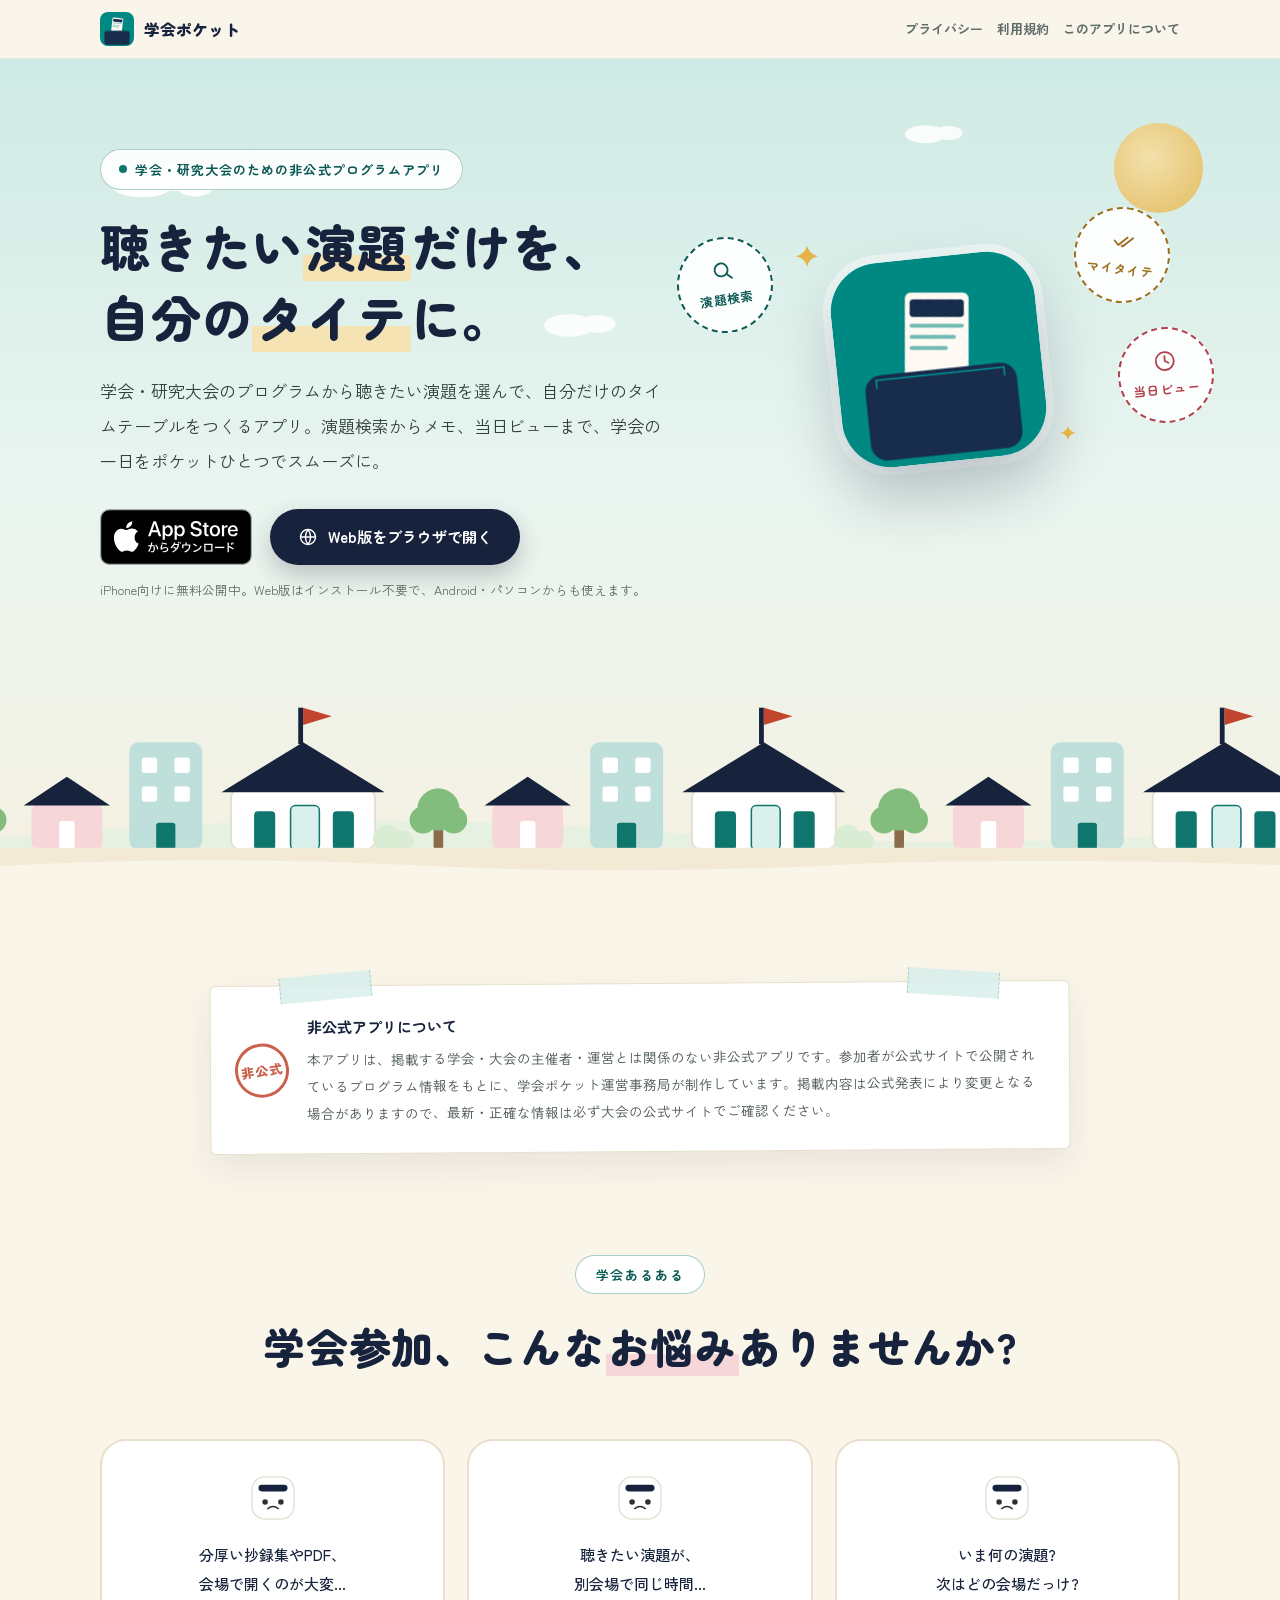
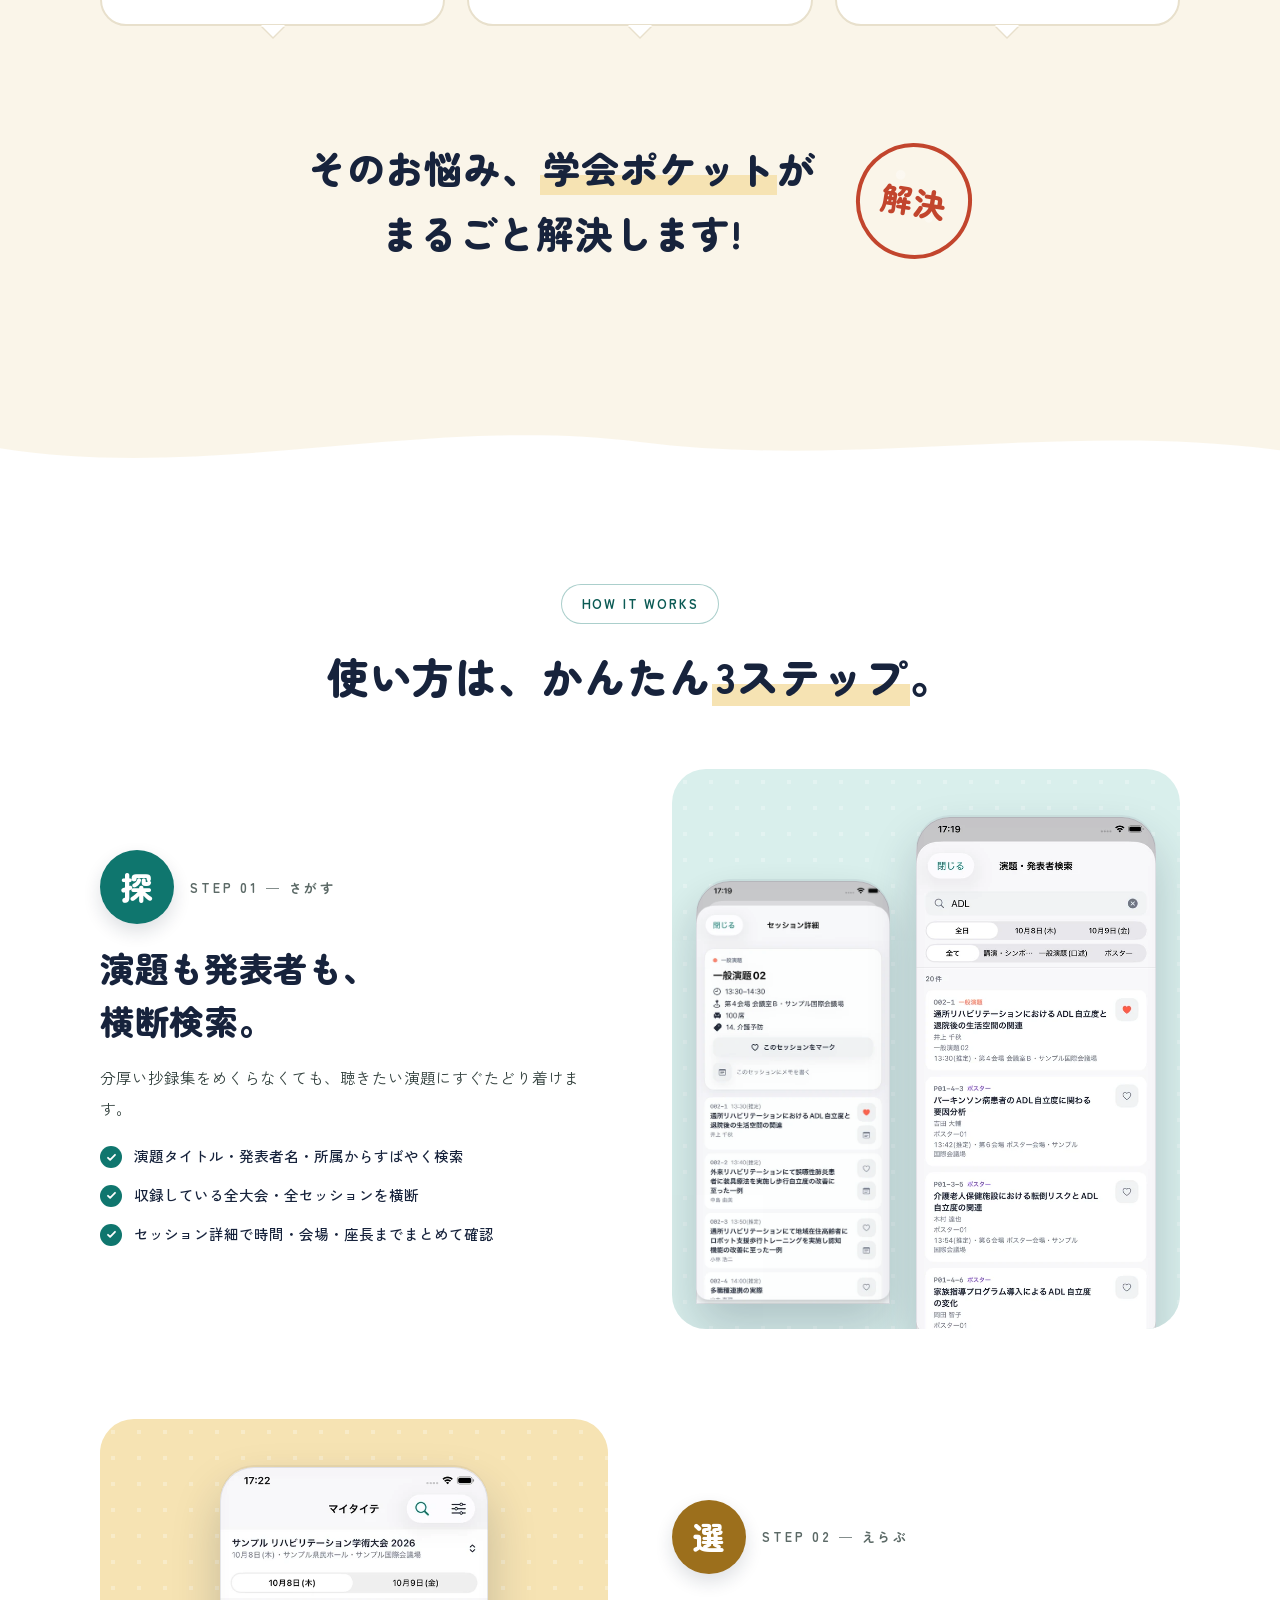
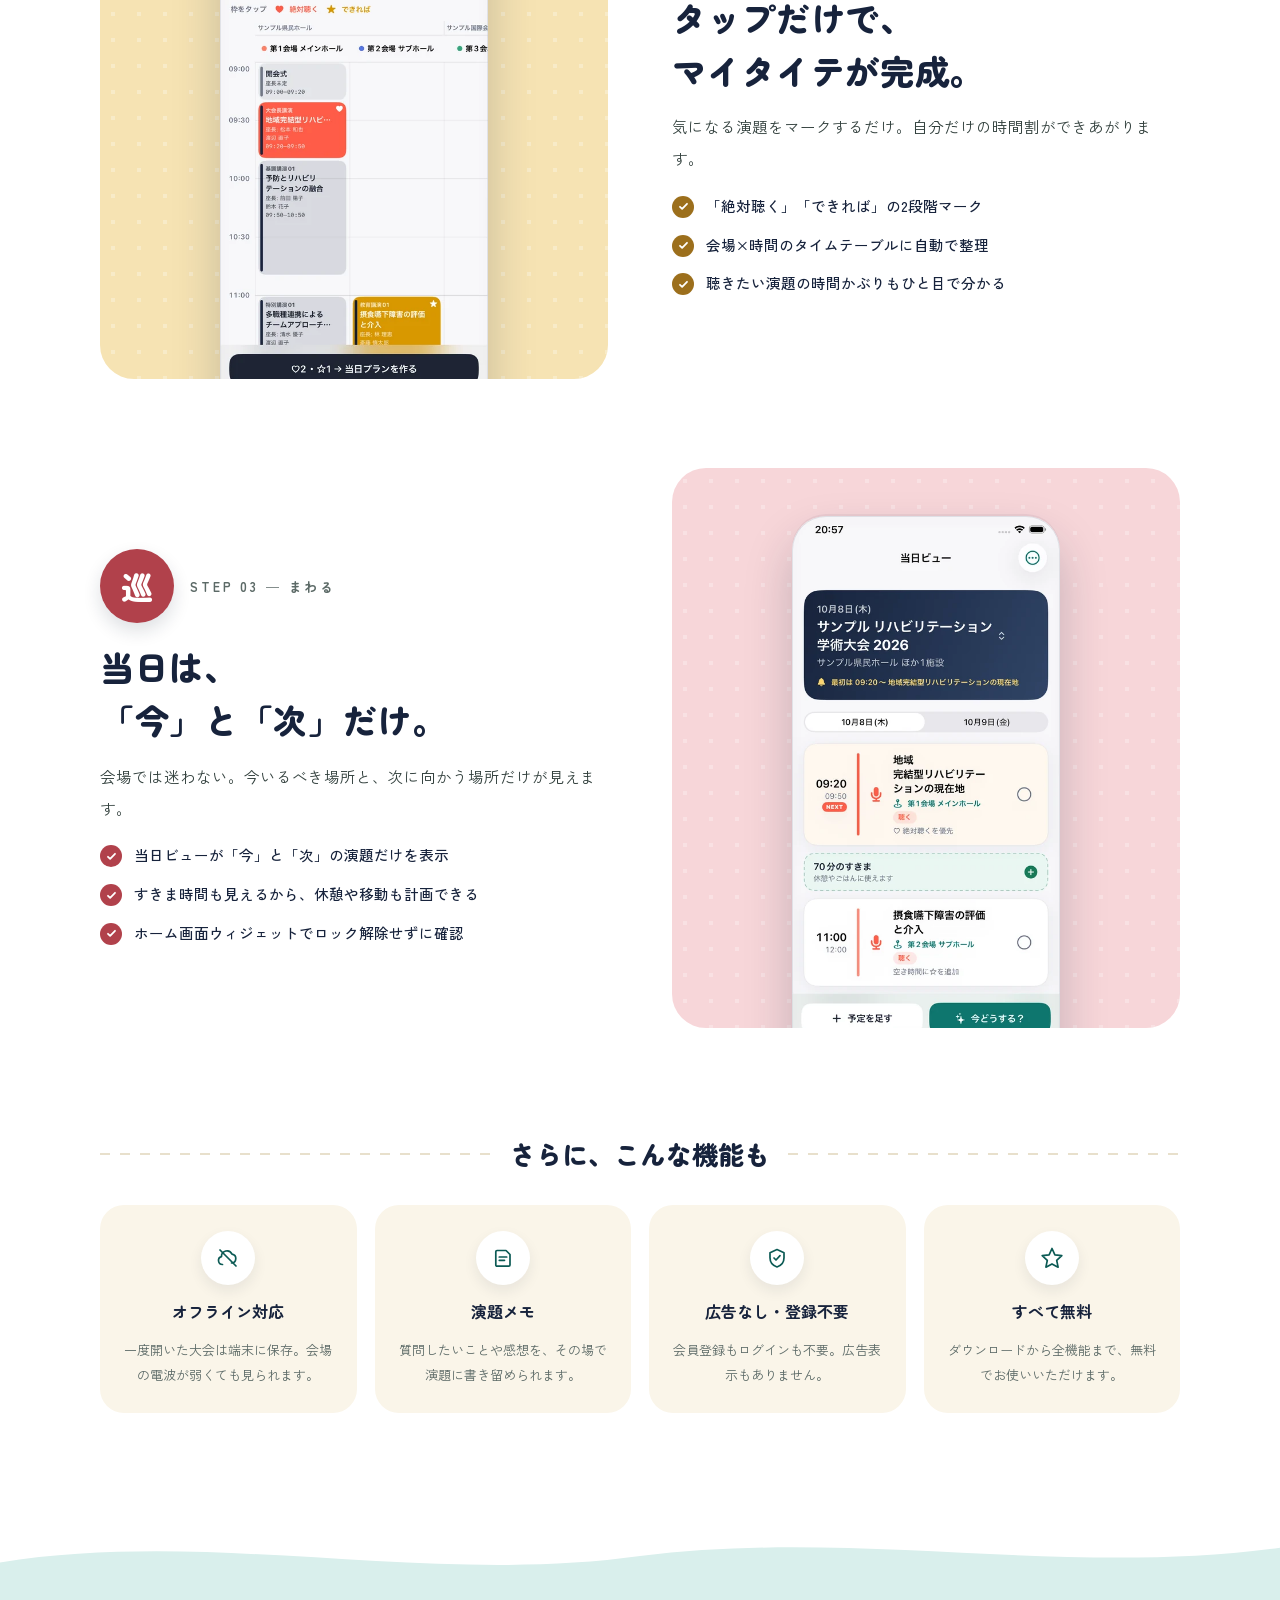
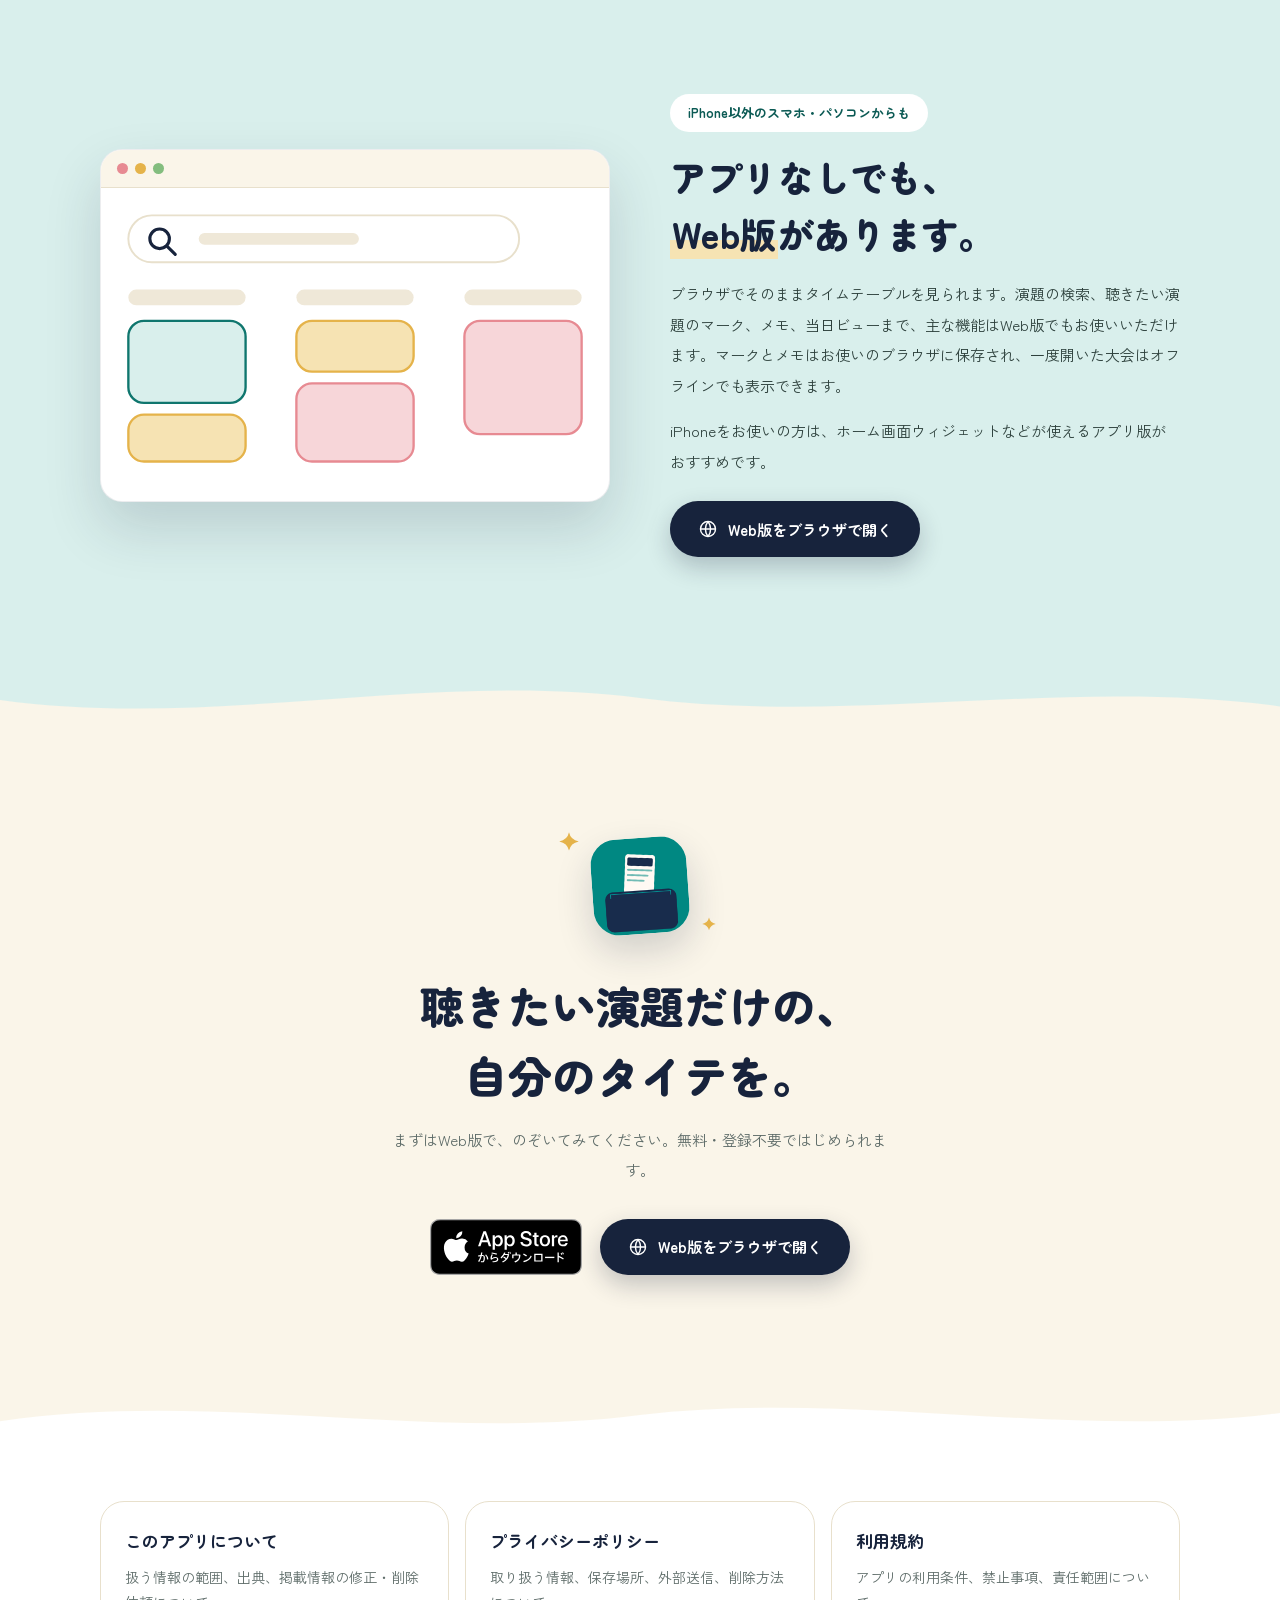
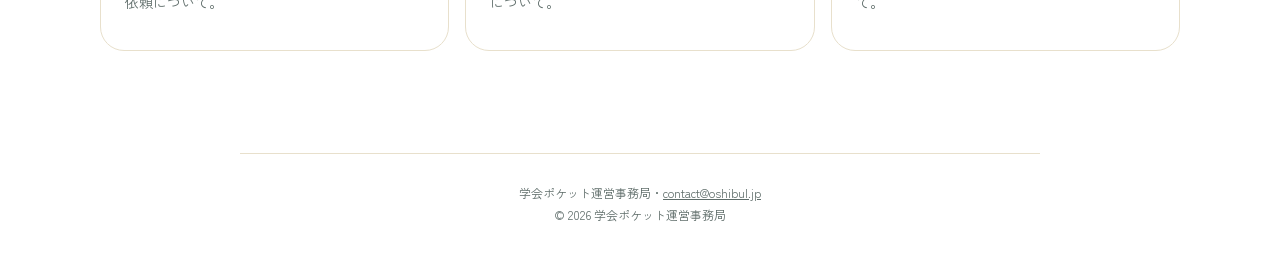
<file: gakkaipocket/index.html>
<!doctype html>
<html lang="ja">
<head>
  <meta charset="utf-8">
  <meta name="viewport" content="width=device-width, initial-scale=1">
  <title>学会ポケット｜演題検索・マイタイテアプリ</title>
  <meta name="description" content="学会・研究大会のプログラムから聴きたい演題を選び、自分だけのタイムテーブルを作る非公式アプリ「学会ポケット」。演題検索、当日ビュー、オフライン対応まで対応します。">
  <link rel="canonical" href="https://oshibul.jp/gakkaipocket/">

  <!-- SNS共有時のリンクプレビュー(OGP / Twitter Card)。画像はサンプルデータの画面のみを
       使用しており、実在の大会名・発表者名は含まれない。 -->
  <meta property="og:type" content="website">
  <meta property="og:site_name" content="学会ポケット">
  <meta property="og:locale" content="ja_JP">
  <meta property="og:url" content="https://oshibul.jp/gakkaipocket/">
  <meta property="og:title" content="学会ポケット｜演題をえらんで、当日スムーズに。">
  <meta property="og:description" content="学会・研究大会のプログラムから聴きたい演題を選び、自分だけのタイムテーブルをつくる非公式アプリ。演題検索・当日ビュー・オフライン対応。Web版はインストール不要でご利用いただけます。">
  <meta property="og:image" content="https://oshibul.jp/gakkaipocket/assets/ogp.png">
  <meta property="og:image:width" content="1200">
  <meta property="og:image:height" content="630">
  <meta property="og:image:alt" content="学会ポケットの紹介画像。マイタイテ画面と当日ビュー画面が並んでいる">
  <meta name="twitter:card" content="summary_large_image">

  <link rel="icon" href="assets/favicon-32.png" sizes="32x32">
  <link rel="icon" href="assets/favicon-64.png" sizes="64x64">
  <link rel="stylesheet" href="assets/styles.css?v=3">
  <link rel="stylesheet" href="assets/landing.css?v=9">

  <!-- 見出し・本文用の Google Fonts(このLPで唯一の外部リソース) -->
  <link rel="preconnect" href="https://fonts.googleapis.com">
  <link rel="preconnect" href="https://fonts.gstatic.com" crossorigin>
  <link href="https://fonts.googleapis.com/css2?family=Zen+Kaku+Gothic+New:wght@400;500;700&family=Zen+Maru+Gothic:wght@700;900&display=swap" rel="stylesheet">

  <!--
    検索エンジンに「学会ポケット」というアプリであることを伝えるための構造化データ。
    価格・対応OS・提供者を明示する。Web版があるため applicationCategory は
    モバイルアプリに限定せず、Web版のURLも sameAs で関連付ける。
  -->
  <script type="application/ld+json">
  {
    "@context": "https://schema.org",
    "@type": "SoftwareApplication",
    "name": "学会ポケット",
    "alternateName": "Gakkai Pocket",
    "url": "https://oshibul.jp/gakkaipocket/",
    "sameAs": ["https://oshibul.jp/gakkaipocket/web/"],
    "description": "学会・研究大会のプログラムから聴きたい演題を選び、自分だけのタイムテーブルをつくる非公式アプリです。演題検索、当日ビュー、演題メモ、オフライン閲覧に対応しています。",
    "applicationCategory": "UtilitiesApplication",
    "operatingSystem": "iOS, Web",
    "inLanguage": "ja",
    "image": "https://oshibul.jp/gakkaipocket/assets/ogp.png",
    "screenshot": "https://oshibul.jp/gakkaipocket/assets/shots/01-mytaite.png",
    "offers": { "@type": "Offer", "price": "0", "priceCurrency": "JPY" },
    "author": {
      "@type": "Organization",
      "name": "学会ポケット運営事務局",
      "url": "https://oshibul.jp/gakkaipocket/",
      "email": "contact@oshibul.jp"
    }
  }
  </script>
</head>
<body>
  <header class="site-header">
    <div class="header-inner">
      <a class="brand" href="./"><img src="assets/icon.png" alt=""><span>学会ポケット</span></a>
      <nav class="nav" aria-label="法務ページ">
        <a href="privacy-policy.html">プライバシー</a>
        <a href="terms-of-service.html">利用規約</a>
        <a href="about.html">このアプリについて</a>
      </nav>
    </div>
  </header>

  <main class="lp">

    <!-- ============ ヒーロー ============ -->
    <section class="lp-hero">
      <div class="lp-sun" aria-hidden="true"></div>
      <div class="lp-cloud lp-cloud-a" aria-hidden="true"><svg viewBox="0 0 120 44"><ellipse cx="42" cy="26" rx="34" ry="15" fill="currentColor"></ellipse><ellipse cx="76" cy="21" rx="26" ry="13" fill="currentColor"></ellipse><ellipse cx="97" cy="30" rx="19" ry="10" fill="currentColor"></ellipse></svg></div>
      <div class="lp-cloud lp-cloud-b" aria-hidden="true"><svg viewBox="0 0 120 44"><ellipse cx="42" cy="26" rx="34" ry="15" fill="currentColor"></ellipse><ellipse cx="80" cy="24" rx="24" ry="12" fill="currentColor"></ellipse></svg></div>
      <div class="lp-cloud lp-cloud-c" aria-hidden="true"><svg viewBox="0 0 120 44"><ellipse cx="46" cy="27" rx="32" ry="14" fill="currentColor"></ellipse><ellipse cx="82" cy="25" rx="22" ry="11" fill="currentColor"></ellipse></svg></div>

      <div class="lp-wrap lp-hero-wrap">
        <div class="lp-hero-copy">
          <p class="lp-eyebrow">学会・研究大会のための非公式プログラムアプリ</p>
          <h1><span class="lp-h1-line">聴きたい<span class="mk">演題</span>だけを、</span><span class="lp-h1-line">自分の<span class="mk">タイテ</span>に。</span></h1>
          <p class="lp-hero-lead">学会・研究大会のプログラムから聴きたい演題を選んで、自分だけのタイムテーブルをつくるアプリ。演題検索からメモ、当日ビューまで、学会の一日をポケットひとつでスムーズに。</p>
          <div class="lp-cta-row">
            <a class="lp-badge-link" href="https://apps.apple.com/jp/app/id6794542143" target="_blank" rel="noopener">
              <img src="assets/app-store-badge-ja.svg" alt="App Storeでダウンロード" width="163" height="56">
            </a>
            <a class="lp-web-btn" href="web/">
              <svg viewBox="0 0 24 24" fill="none" stroke="currentColor" stroke-width="1.7" stroke-linecap="round" stroke-linejoin="round" aria-hidden="true"><circle cx="12" cy="12" r="9"></circle><line x1="3.2" y1="12" x2="20.8" y2="12"></line><path d="M12 3.2a14 14 0 0 1 0 17.6a14 14 0 0 1 0-17.6z"></path></svg>
              <span>Web版をブラウザで開く</span>
            </a>
          </div>
          <p class="lp-cta-note">iPhone向けに無料公開中。Web版はインストール不要で、Android・パソコンからも使えます。</p>
        </div>

        <div class="lp-hero-art" aria-hidden="true">
          <div class="lp-stamp lp-stamp-a"><svg viewBox="0 0 24 24" fill="none" stroke="currentColor" stroke-width="1.8" stroke-linecap="round" stroke-linejoin="round"><circle cx="10.5" cy="10.5" r="6.5"></circle><line x1="20" y1="20" x2="15.3" y2="15.3"></line></svg><span>演題検索</span></div>
          <div class="lp-stamp lp-stamp-b"><svg viewBox="0 0 24 24" fill="none" stroke="currentColor" stroke-width="1.8" stroke-linecap="round" stroke-linejoin="round"><path d="M3 12.5l4 4L15.5 8"></path><path d="M10.5 16.5l1 1L21 8"></path></svg><span>マイタイテ</span></div>
          <div class="lp-stamp lp-stamp-c"><svg viewBox="0 0 24 24" fill="none" stroke="currentColor" stroke-width="1.8" stroke-linecap="round" stroke-linejoin="round"><circle cx="12" cy="12" r="9"></circle><path d="M12 7v5l3.5 2"></path></svg><span>当日ビュー</span></div>
          <div class="lp-hero-icon">
            <img src="assets/icon.png" alt="">
            <svg class="lp-sparkle lp-hero-spark-l" viewBox="0 0 24 24"><path d="M12 2 Q13.5 9 21 10.5 Q13.5 12 12 19 Q10.5 12 3 10.5 Q10.5 9 12 2 Z" fill="currentColor"></path></svg>
            <svg class="lp-sparkle lp-sparkle-b lp-hero-spark-r" viewBox="0 0 24 24"><path d="M12 2 Q13.5 9 21 10.5 Q13.5 12 12 19 Q10.5 12 3 10.5 Q10.5 9 12 2 Z" fill="currentColor"></path></svg>
          </div>
        </div>
            
      </div>

      <!-- 街並み(全幅) -->
      <div class="lp-town" aria-hidden="true">
        <svg viewBox="0 0 1440 240" preserveAspectRatio="xMidYMax slice" focusable="false">
          <path d="M0 198 Q 360 160 720 186 T 1440 180 L1440 240 L0 240 Z" fill="#e7f1e2"></path>
          <g id="lp-tile">
            <g transform="translate(30 206)">
              <rect x="-5" y="-28" width="10" height="28" rx="4" fill="#8a6b4a"></rect>
              <circle cx="0" cy="-42" r="22" fill="#83bd7e"></circle>
              <circle cx="-16" cy="-31" r="14" fill="#83bd7e"></circle>
              <circle cx="16" cy="-31" r="14" fill="#83bd7e"></circle>
            </g>
            <g transform="translate(86 206)">
              <rect x="0" y="-48" width="74" height="48" rx="8" fill="#f7d6d9"></rect>
              <path d="M-8 -46 L37 -76 L82 -46 Z" fill="#17233c"></path>
              <rect x="29" y="-30" width="16" height="30" rx="3" fill="#fff"></rect>
            </g>
            <g transform="translate(188 206)">
              <rect x="0" y="-112" width="76" height="112" rx="10" fill="#bfe0da"></rect>
              <rect x="13" y="-96" width="16" height="16" rx="3" fill="#fff"></rect>
              <rect x="47" y="-96" width="16" height="16" rx="3" fill="#fff"></rect>
              <rect x="13" y="-66" width="16" height="16" rx="3" fill="#fff"></rect>
              <rect x="47" y="-66" width="16" height="16" rx="3" fill="#fff"></rect>
              <rect x="28" y="-28" width="20" height="28" rx="3" fill="#0f766e"></rect>
            </g>
            <g transform="translate(294 206)">
              <rect x="0" y="-64" width="150" height="64" rx="10" fill="#ffffff" stroke="#e4decf" stroke-width="2"></rect>
              <path d="M-10 -60 L75 -112 L160 -60 Z" fill="#17233c"></path>
              <rect x="70" y="-148" width="5" height="38" fill="#17233c"></rect>
              <path d="M75 -148 l30 9 -30 9z" fill="#c2452d"></path>
              <rect x="24" y="-40" width="22" height="40" rx="4" fill="#0f766e"></rect>
              <rect x="62" y="-46" width="30" height="46" rx="5" fill="#d9f0ec" stroke="#0f766e" stroke-width="1.6"></rect>
              <rect x="106" y="-40" width="22" height="40" rx="4" fill="#0f766e"></rect>
            </g>
            <g transform="translate(456 206)">
              <circle cx="0" cy="-12" r="14" fill="#d9ecd4"></circle>
              <circle cx="17" cy="-9" r="11" fill="#d9ecd4"></circle>
            </g>
          </g>
          <use href="#lp-tile" x="480"></use>
          <use href="#lp-tile" x="960"></use>
          <rect x="0" y="204" width="1440" height="36" fill="#f3ead6"></rect>
          <path d="M0 226 Q 240 210 480 222 T 960 220 Q 1200 214 1440 224 L1440 240 L0 240 Z" fill="#faf5e9"></path>
        </svg>
      </div>
    </section>

    <!-- ============ 非公式notice+お悩み ============ -->
    <div class="lp-band lp-band-cream">
      <section class="lp-section-pad" style="padding-bottom: 0;">
        <div class="lp-notice">
          <span class="lp-notice-tape lp-notice-tape-l" aria-hidden="true"></span>
          <span class="lp-notice-tape lp-notice-tape-r" aria-hidden="true"></span>
          <span class="lp-notice-stamp" aria-hidden="true">非公式</span>
          <p style="margin: 0;">
            <strong>非公式アプリについて</strong>
            本アプリは、掲載する学会・大会の主催者・運営とは関係のない非公式アプリです。参加者が公式サイトで公開されているプログラム情報をもとに、学会ポケット運営事務局が制作しています。掲載内容は公式発表により変更となる場合がありますので、最新・正確な情報は必ず大会の公式サイトでご確認ください。
          </p>
        </div>
      </section>

      <section class="lp-section-pad" aria-labelledby="lp-worries-title">
        <div class="lp-wrap">
          <header class="lp-head">
            <span class="lp-head-badge">学会あるある</span>
            <h2 id="lp-worries-title"><span class="lp-nw">学会参加、</span><span class="lp-nw">こんな<span class="mk-coral">お悩み</span>ありませんか?</span></h2>
          </header>

          <ul class="lp-bubbles">
            <li class="lp-bubble lp-reveal">
              <svg class="lp-mini-face" viewBox="-8 -8 88 88" aria-hidden="true">
                <rect x="4" y="4" width="64" height="64" rx="20" fill="#fff" stroke="#e4decf" stroke-width="2"></rect>
                <rect x="14" y="16" width="44" height="10" rx="5" fill="#17233c"></rect>
                <circle cx="24" cy="42" r="4.2" fill="#2b3038"></circle>
                <circle cx="48" cy="42" r="4.2" fill="#2b3038"></circle>
                <path d="M28 52 q8 -6 16 0" stroke="#2b3038" stroke-width="2.2" stroke-linecap="round" fill="none"></path>
              </svg>
              <p>分厚い抄録集やPDF、<br>会場で開くのが大変…</p>
            </li>
            <li class="lp-bubble lp-reveal">
              <svg class="lp-mini-face" viewBox="-8 -8 88 88" aria-hidden="true">
                <rect x="4" y="4" width="64" height="64" rx="20" fill="#fff" stroke="#e4decf" stroke-width="2"></rect>
                <rect x="14" y="16" width="44" height="10" rx="5" fill="#17233c"></rect>
                <circle cx="24" cy="42" r="4.2" fill="#2b3038"></circle>
                <circle cx="48" cy="42" r="4.2" fill="#2b3038"></circle>
                <path d="M28 52 q8 -6 16 0" stroke="#2b3038" stroke-width="2.2" stroke-linecap="round" fill="none"></path>
              </svg>
              <p>聴きたい演題が、<br>別会場で同じ時間…</p>
            </li>
            <li class="lp-bubble lp-reveal">
              <svg class="lp-mini-face" viewBox="-8 -8 88 88" aria-hidden="true">
                <rect x="4" y="4" width="64" height="64" rx="20" fill="#fff" stroke="#e4decf" stroke-width="2"></rect>
                <rect x="14" y="16" width="44" height="10" rx="5" fill="#17233c"></rect>
                <circle cx="24" cy="42" r="4.2" fill="#2b3038"></circle>
                <circle cx="48" cy="42" r="4.2" fill="#2b3038"></circle>
                <path d="M28 52 q8 -6 16 0" stroke="#2b3038" stroke-width="2.2" stroke-linecap="round" fill="none"></path>
              </svg>
              <p>いま何の演題?<br>次はどの会場だっけ?</p>
            </li>
          </ul>

          <div class="lp-solve lp-reveal">
            <p class="lp-solve-copy">そのお悩み、<span class="mk">学会ポケット</span>が<br>まるごと解決します!</p>
            <span class="lp-hanko-seal" aria-hidden="true">解決</span>
          </div>
        </div>
      </section>
    </div>

    <svg class="lp-wave" viewBox="0 0 1440 72" preserveAspectRatio="none" aria-hidden="true" style="background: #faf5e9;"><path d="M0 40 C 240 72 480 8 720 34 C 960 60 1200 14 1440 42 L1440 72 L0 72 Z" fill="#ffffff"></path></svg>

    <!-- ============ 使い方3ステップ ============ -->
    <div class="lp-band lp-band-white">
      <section class="lp-section-pad" aria-labelledby="lp-steps-title">
        <div class="lp-wrap">
          <header class="lp-head">
            <span class="lp-head-badge">HOW IT WORKS</span>
            <h2 id="lp-steps-title"><span class="lp-nw">使い方は、</span><span class="lp-nw">かんたん<span class="mk">3ステップ</span>。</span></h2>
          </header>

          <ol class="lp-step-list">
            <li class="lp-step lp-step-teal lp-reveal">
              <div class="lp-step-copy">
                <div class="lp-step-head">
                  <span class="lp-step-badge" aria-hidden="true">探</span>
                  <span class="lp-step-num">STEP 01 ─ さがす</span>
                </div>
                <h3>演題も発表者も、<br>横断検索。</h3>
                <p class="lp-step-lead">分厚い抄録集をめくらなくても、聴きたい演題にすぐたどり着けます。</p>
                <ul class="lp-checks">
                  <li>演題タイトル・発表者名・所属からすばやく検索</li>
                  <li>収録している全大会・全セッションを横断</li>
                  <li>セッション詳細で時間・会場・座長までまとめて確認</li>
                </ul>
              </div>
              <div class="lp-step-art">
                <div class="lp-shot-panel">
                  <div class="lp-phone lp-phone-back"><picture><source srcset="assets/shots/phone-02.webp" type="image/webp"><img src="assets/shots/phone-02.png" width="468" height="1021" loading="lazy" decoding="async" alt="セッション詳細画面。セッション内の演題一覧と発表者名、時間帯が確認できる"></picture></div>
                  <div class="lp-phone"><picture><source srcset="assets/shots/phone-04.webp" type="image/webp"><img src="assets/shots/phone-04.png" width="468" height="1021" loading="lazy" decoding="async" alt="検索画面。演題タイトルや発表者名からすばやく検索できる"></picture></div>
                </div>
              </div>
            </li>

            <li class="lp-step lp-step-gold lp-reveal">
              <div class="lp-step-copy">
                <div class="lp-step-head">
                  <span class="lp-step-badge" aria-hidden="true">選</span>
                  <span class="lp-step-num">STEP 02 ─ えらぶ</span>
                </div>
                <h3>タップだけで、<br>マイタイテが完成。</h3>
                <p class="lp-step-lead">気になる演題をマークするだけ。自分だけの時間割ができあがります。</p>
                <ul class="lp-checks">
                  <li>「絶対聴く」「できれば」の2段階マーク</li>
                  <li>会場×時間のタイムテーブルに自動で整理</li>
                  <li>聴きたい演題の時間かぶりもひと目で分かる</li>
                </ul>
              </div>
              <div class="lp-step-art">
                <div class="lp-shot-panel">
                  <div class="lp-phone"><picture><source srcset="assets/shots/phone-01.webp" type="image/webp"><img src="assets/shots/phone-01.png" width="468" height="1021" loading="lazy" decoding="async" alt="マイタイテ画面。マークした演題だけが自分の時間割としてまとまって表示されている"></picture></div>
                </div>
              </div>
            </li>

            <li class="lp-step lp-step-coral lp-reveal">
              <div class="lp-step-copy">
                <div class="lp-step-head">
                  <span class="lp-step-badge" aria-hidden="true">巡</span>
                  <span class="lp-step-num">STEP 03 ─ まわる</span>
                </div>
                <h3>当日は、<br>「今」と「次」だけ。</h3>
                <p class="lp-step-lead">会場では迷わない。今いるべき場所と、次に向かう場所だけが見えます。</p>
                <ul class="lp-checks">
                  <li>当日ビューが「今」と「次」の演題だけを表示</li>
                  <li>すきま時間も見えるから、休憩や移動も計画できる</li>
                  <li>ホーム画面ウィジェットでロック解除せずに確認</li>
                </ul>
              </div>
              <div class="lp-step-art">
                <div class="lp-shot-panel">
                  <div class="lp-phone"><picture><source srcset="assets/shots/phone-03.webp" type="image/webp"><img src="assets/shots/phone-03.png" width="468" height="1021" loading="lazy" decoding="async" alt="当日ビュー画面。今の演題と次の演題がひと目でわかる"></picture></div>
                </div>
              </div>
            </li>
          </ol>

          <div class="lp-extra">
            <h3 class="lp-extra-title"><span>さらに、こんな機能も</span></h3>
            <ul class="lp-extra-grid">
              <li class="lp-extra-card lp-reveal">
                <span class="lp-extra-icon"><svg viewBox="0 0 24 24" fill="none" stroke="currentColor" stroke-width="1.7" stroke-linecap="round" stroke-linejoin="round"><path d="M6.5 18.5a4 4 0 0 1-1-7.87A5.5 5.5 0 0 1 16 8.06 4.5 4.5 0 0 1 15.5 17"></path><line x1="4" y1="4" x2="20" y2="20"></line></svg></span>
                <h4>オフライン対応</h4>
                <p>一度開いた大会は端末に保存。会場の電波が弱くても見られます。</p>
              </li>
              <li class="lp-extra-card lp-reveal">
                <span class="lp-extra-icon"><svg viewBox="0 0 24 24" fill="none" stroke="currentColor" stroke-width="1.7" stroke-linecap="round" stroke-linejoin="round"><path d="M6 4.5h9l4 4V19a1.2 1.2 0 0 1-1.2 1.2H6A1.2 1.2 0 0 1 4.8 19V5.7A1.2 1.2 0 0 1 6 4.5z"></path><line x1="8.3" y1="11" x2="15.7" y2="11"></line><line x1="8.3" y1="14.3" x2="13.5" y2="14.3"></line></svg></span>
                <h4>演題メモ</h4>
                <p>質問したいことや感想を、その場で演題に書き留められます。</p>
              </li>
              <li class="lp-extra-card lp-reveal">
                <span class="lp-extra-icon"><svg viewBox="0 0 24 24" fill="none" stroke="currentColor" stroke-width="1.7" stroke-linecap="round" stroke-linejoin="round"><path d="M12 3.5l7 3.2v5.1c0 4.6-3 7.9-7 9.2-4-1.3-7-4.6-7-9.2V6.7z"></path><path d="M9 12l2 2 4-4.3"></path></svg></span>
                <h4>広告なし・登録不要</h4>
                <p>会員登録もログインも不要。広告表示もありません。</p>
              </li>
              <li class="lp-extra-card lp-reveal">
                <span class="lp-extra-icon"><svg viewBox="0 0 24 24" fill="none" stroke="currentColor" stroke-width="1.7" stroke-linecap="round" stroke-linejoin="round"><path d="M12 2.5l2.9 6.3 6.9.8-5.1 4.8 1.4 6.8L12 17.9l-6.1 3.3 1.4-6.8-5.1-4.8 6.9-.8z"></path></svg></span>
                <h4>すべて無料</h4>
                <p>ダウンロードから全機能まで、無料でお使いいただけます。</p>
              </li>
            </ul>
          </div>
        </div>
      </section>
    </div>

    <svg class="lp-wave" viewBox="0 0 1440 72" preserveAspectRatio="none" aria-hidden="true" style="background: #ffffff;"><path d="M0 44 C 240 12 480 66 720 38 C 960 12 1200 58 1440 30 L1440 72 L0 72 Z" fill="#d9efec"></path></svg>

    <!-- ============ Web版 ============ -->
    <div class="lp-band lp-band-teal">
      <section class="lp-section-pad" aria-labelledby="lp-web-title">
        <div class="lp-wrap lp-web-grid">
          <div class="lp-browser lp-reveal" aria-hidden="true">
            <div class="lp-browser-bar"><span></span><span></span><span></span></div>
            <div class="lp-browser-body">
              <svg viewBox="0 0 260 160" focusable="false">
                <rect x="14" y="14" width="200" height="24" rx="12" fill="#ffffff" stroke="#e8e0cc"></rect>
                <circle cx="30" cy="26" r="5" fill="none" stroke="#17233c" stroke-width="1.6"></circle>
                <line x1="34" y1="30" x2="38" y2="34" stroke="#17233c" stroke-width="1.6" stroke-linecap="round"></line>
                <rect x="50" y="23" width="82" height="6" rx="3" fill="#efe8d8"></rect>
                <rect x="14" y="52" width="60" height="8" rx="4" fill="#efe8d8"></rect>
                <rect x="100" y="52" width="60" height="8" rx="4" fill="#efe8d8"></rect>
                <rect x="186" y="52" width="60" height="8" rx="4" fill="#efe8d8"></rect>
                <rect x="14" y="68" width="60" height="42" rx="8" fill="#d9efec" stroke="#0f766e" stroke-width="1.2"></rect>
                <rect x="14" y="116" width="60" height="24" rx="8" fill="#f6e3b3" stroke="#e5b34a" stroke-width="1.2"></rect>
                <rect x="100" y="68" width="60" height="26" rx="8" fill="#f6e3b3" stroke="#e5b34a" stroke-width="1.2"></rect>
                <rect x="100" y="100" width="60" height="40" rx="8" fill="#f7d6d9" stroke="#e78a92" stroke-width="1.2"></rect>
                <rect x="186" y="68" width="60" height="58" rx="8" fill="#f7d6d9" stroke="#e78a92" stroke-width="1.2"></rect>
              </svg>
            </div>
          </div>
          <div class="lp-web-copy">
            <span class="lp-web-chip">iPhone以外のスマホ・パソコンからも</span>
            <h2 id="lp-web-title">アプリなしでも、<br><span class="mk">Web版</span>があります。</h2>
            <p>ブラウザでそのままタイムテーブルを見られます。演題の検索、聴きたい演題のマーク、メモ、当日ビューまで、主な機能はWeb版でもお使いいただけます。マークとメモはお使いのブラウザに保存され、一度開いた大会はオフラインでも表示できます。</p>
            <p class="lp-web-note">iPhoneをお使いの方は、ホーム画面ウィジェットなどが使えるアプリ版がおすすめです。</p>
            <a class="lp-web-btn" href="web/">
              <svg viewBox="0 0 24 24" fill="none" stroke="currentColor" stroke-width="1.7" stroke-linecap="round" stroke-linejoin="round" aria-hidden="true"><circle cx="12" cy="12" r="9"></circle><line x1="3.2" y1="12" x2="20.8" y2="12"></line><path d="M12 3.2a14 14 0 0 1 0 17.6a14 14 0 0 1 0-17.6z"></path></svg>
              <span>Web版をブラウザで開く</span>
            </a>
          </div>
        </div>
      </section>
    </div>

    <svg class="lp-wave" viewBox="0 0 1440 72" preserveAspectRatio="none" aria-hidden="true" style="background: #d9efec;"><path d="M0 38 C 240 66 480 10 720 36 C 960 62 1200 16 1440 44 L1440 72 L0 72 Z" fill="#faf5e9"></path></svg>

    <!-- ============ クロージングCTA ============ -->
    <div class="lp-band lp-band-cream">
      <section class="lp-section-pad lp-outro" aria-labelledby="lp-outro-title">
        <div class="lp-wrap lp-reveal">
          <div class="lp-outro-icon" aria-hidden="true">
            <svg class="lp-outro-spark lp-sparkle lp-outro-spark-l" viewBox="0 0 24 24"><path d="M12 2 Q13.5 9 21 10.5 Q13.5 12 12 19 Q10.5 12 3 10.5 Q10.5 9 12 2 Z" fill="currentColor"></path></svg>
            <img src="assets/icon.png" alt="">
            <svg class="lp-outro-spark lp-sparkle lp-sparkle-b lp-outro-spark-r" viewBox="0 0 24 24"><path d="M12 2 Q13.5 9 21 10.5 Q13.5 12 12 19 Q10.5 12 3 10.5 Q10.5 9 12 2 Z" fill="currentColor"></path></svg>
          </div>
          <h2 id="lp-outro-title">聴きたい演題だけの、<br>自分のタイテを。</h2>
          <p class="lp-outro-lead">まずはWeb版で、のぞいてみてください。無料・登録不要ではじめられます。</p>
          <div class="lp-cta-row">
            <a class="lp-badge-link" href="https://apps.apple.com/jp/app/id6794542143" target="_blank" rel="noopener">
              <img src="assets/app-store-badge-ja.svg" alt="App Storeでダウンロード" width="163" height="56">
            </a>
            <a class="lp-web-btn" href="web/">
              <svg viewBox="0 0 24 24" fill="none" stroke="currentColor" stroke-width="1.7" stroke-linecap="round" stroke-linejoin="round" aria-hidden="true"><circle cx="12" cy="12" r="9"></circle><line x1="3.2" y1="12" x2="20.8" y2="12"></line><path d="M12 3.2a14 14 0 0 1 0 17.6a14 14 0 0 1 0-17.6z"></path></svg>
              <span>Web版をブラウザで開く</span>
            </a>
          </div>
        </div>
      </section>
    </div>

    <svg class="lp-wave" viewBox="0 0 1440 72" preserveAspectRatio="none" aria-hidden="true" style="background: #faf5e9;"><path d="M0 42 C 240 12 480 62 720 36 C 960 12 1200 60 1440 34 L1440 72 L0 72 Z" fill="#ffffff"></path></svg>

    <!-- ============ 法務カード ============ -->
    <div class="lp-band lp-band-white">
      <section class="lp-section-pad lp-legal" aria-label="法務・アプリ情報一覧" style="padding-top: clamp(24px, 4vw, 48px);">
        <div class="lp-wrap">
          <div class="cards">
            <a class="card" href="about.html"><h2>このアプリについて</h2><p>扱う情報の範囲、出典、掲載情報の修正・削除依頼について。</p></a>
            <a class="card" href="privacy-policy.html"><h2>プライバシーポリシー</h2><p>取り扱う情報、保存場所、外部送信、削除方法について。</p></a>
            <a class="card" href="terms-of-service.html"><h2>利用規約</h2><p>アプリの利用条件、禁止事項、責任範囲について。</p></a>
          </div>
        </div>
      </section>
    </div>
  </main>

  <footer class="site-footer">学会ポケット運営事務局・<a href="mailto:contact@oshibul.jp">contact@oshibul.jp</a><br>© 2026 学会ポケット運営事務局</footer>

  <script>
    document.documentElement.classList.add('js');
    if (!window.matchMedia('(prefers-reduced-motion: reduce)').matches && 'IntersectionObserver' in window) {
      var io = new IntersectionObserver(function (entries) {
        entries.forEach(function (entry) {
          if (entry.isIntersecting) {
            entry.target.classList.add('is-visible');
            io.unobserve(entry.target);
          }
        });
      }, { threshold: 0.15 });
      document.querySelectorAll('.lp-reveal').forEach(function (el) { io.observe(el); });
    } else {
      document.querySelectorAll('.lp-reveal').forEach(function (el) { el.classList.add('is-visible'); });
    }
  </script>
</body>
</html>
</file>
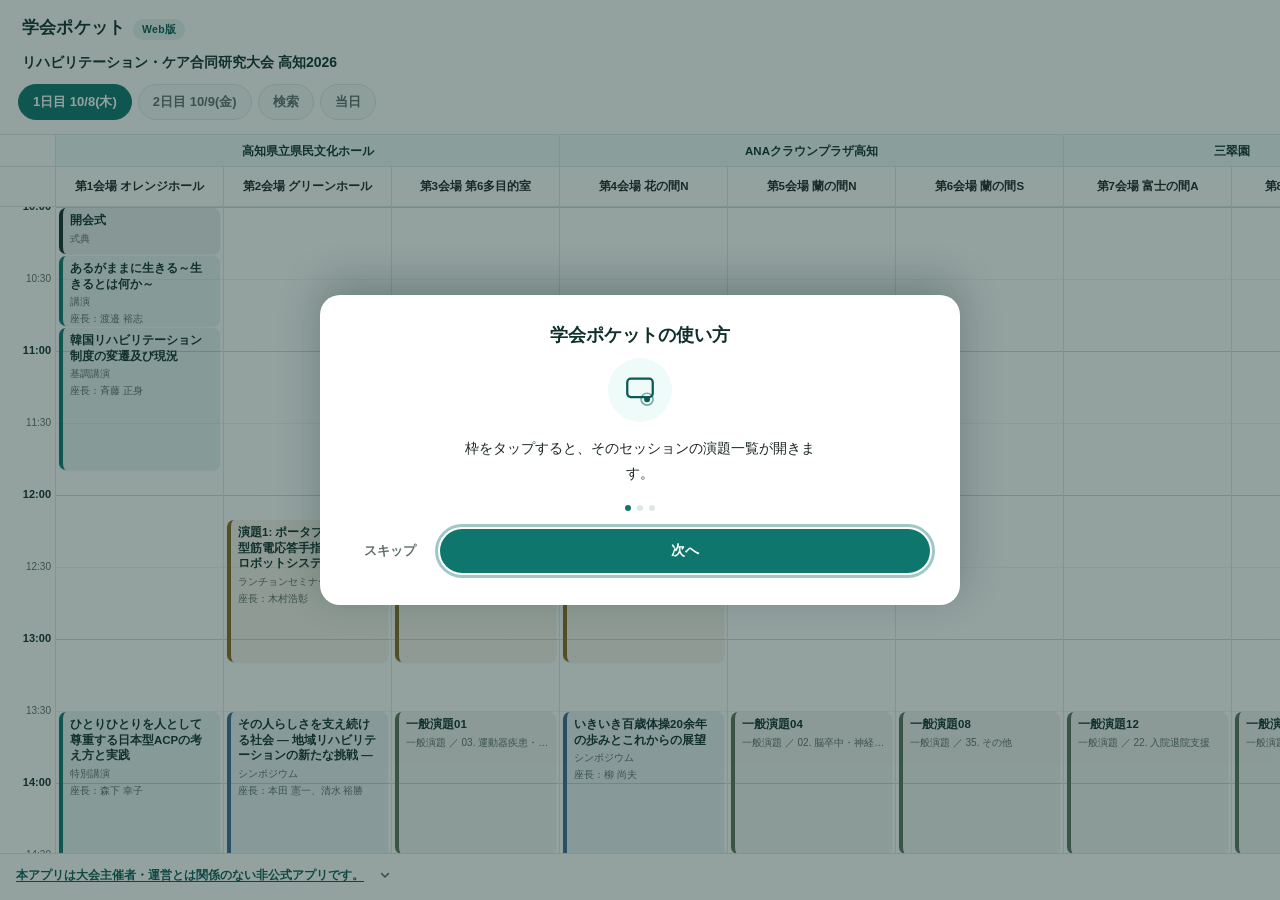
<file: gakkaipocket/web/index.html>
<!doctype html>
<html lang="ja">
<head>
  <meta charset="utf-8">
  <meta http-equiv="Content-Security-Policy" content="default-src 'self'; script-src 'self'; style-src 'self'; img-src 'self' data:; connect-src 'self'; manifest-src 'self'; object-src 'none'; base-uri 'none'; form-action 'none'">
  <meta name="viewport" content="width=device-width, initial-scale=1, viewport-fit=cover">
  <title>学会ポケット Web版｜タイテグリッド</title>
  <meta name="description" content="学会・研究大会のプログラムをタイムテーブル形式で見られる非公式アプリ「学会ポケット」のWeb版です。">
  <link rel="canonical" href="https://oshibul.jp/gakkaipocket/web/">

  <!-- SNS・メッセージアプリでセッションのリンクを共有したときのプレビュー。
       ハッシュ以降(#/e/... )はクローラに渡らないため、大会ごとの出し分けはできない。
       ここではサービス全体の紹介として固定の内容を返す。 -->
  <meta property="og:type" content="website">
  <meta property="og:site_name" content="学会ポケット">
  <meta property="og:locale" content="ja_JP">
  <meta property="og:url" content="https://oshibul.jp/gakkaipocket/web/">
  <meta property="og:title" content="学会ポケット Web版｜演題をえらんで、当日スムーズに。">
  <meta property="og:description" content="学会・研究大会のプログラムをブラウザでそのまま。聴きたい演題をマークして自分だけのタイムテーブルをつくれます。インストール不要・登録不要・広告なし。">
  <meta property="og:image" content="https://oshibul.jp/gakkaipocket/assets/ogp.png">
  <meta property="og:image:width" content="1200">
  <meta property="og:image:height" content="630">
  <meta property="og:image:alt" content="学会ポケットの紹介画像。マイタイテ画面と当日ビュー画面が並んでいる">
  <meta name="twitter:card" content="summary_large_image">

  <link rel="icon" href="../assets/favicon-32.png" sizes="32x32">
  <link rel="icon" href="assets/icon-192.png" sizes="192x192" type="image/png">
  <link rel="apple-touch-icon" href="assets/apple-touch-icon.png">
  <link rel="manifest" href="manifest.webmanifest">
  <meta name="theme-color" content="#0f766e">
  <link rel="stylesheet" href="assets/app.css">
</head>
<body>
  <div class="gp-shell">
    <header class="gp-header">
      <div class="gp-header-inner">
        <span class="gp-app-name">学会ポケット</span>
        <span class="gp-web-badge">Web版</span>
      </div>
      <div class="gp-event-header" id="event-header" hidden></div>
      <nav class="gp-day-tabs" id="day-tabs" aria-label="日程切り替え" hidden></nav>
    </header>

    <div class="gp-debug-banner" id="gp-debug-banner" role="status" hidden></div>

    <main class="gp-main" id="grid-root">
      <p class="gp-status" id="grid-status" role="status" aria-live="polite">プログラム情報を読み込んでいます…</p>
      <div class="tt-viewport" id="grid-container"></div>
    </main>

    <!--
      非公式である旨(gp-about-trigger)は法務要件のため常時表示のままとし、
      画面の縦を圧迫する補足説明と公式サイトリンクのみを折りたたむ。
    -->
    <footer class="gp-footer">
      <p class="gp-footer-notice">
        <button type="button" id="gp-about-trigger" class="gp-about-trigger">本アプリは大会主催者・運営とは関係のない非公式アプリです。</button>
        <button type="button" id="gp-footer-toggle" class="gp-footer-toggle" aria-expanded="false" aria-controls="gp-footer-details" aria-label="出典と注意事項を開く">
          <svg viewBox="0 0 24 24" fill="none" stroke="currentColor" stroke-width="2.4" stroke-linecap="round" stroke-linejoin="round" aria-hidden="true"><polyline points="7 10 12 15 17 10"></polyline></svg>
        </button>
      </p>
      <div class="gp-footer-details" id="gp-footer-details" hidden>
        <p class="gp-footer-detail-text" id="gp-event-footer-detail"><span id="gp-event-name"></span>の掲載情報は公式サイトの発表をもとに作成しています。最新かつ正確な情報は必ず公式サイトをご確認ください。</p>
        <p class="gp-footer-links">
          <a id="gp-official-link" href="#" target="_blank" rel="noopener"></a>
          <!-- 紹介ページへの静的リンク。利用者の導線であると同時に、
               JavaScriptを実行しないクローラにも辿れる唯一の内部リンクになる。 -->
          <a class="gp-footer-home-link" href="../">学会ポケットについて</a>
        </p>
      </div>
    </footer>
  </div>

  <script type="module" src="assets/js/main.js"></script>
</body>
</html>
</file>
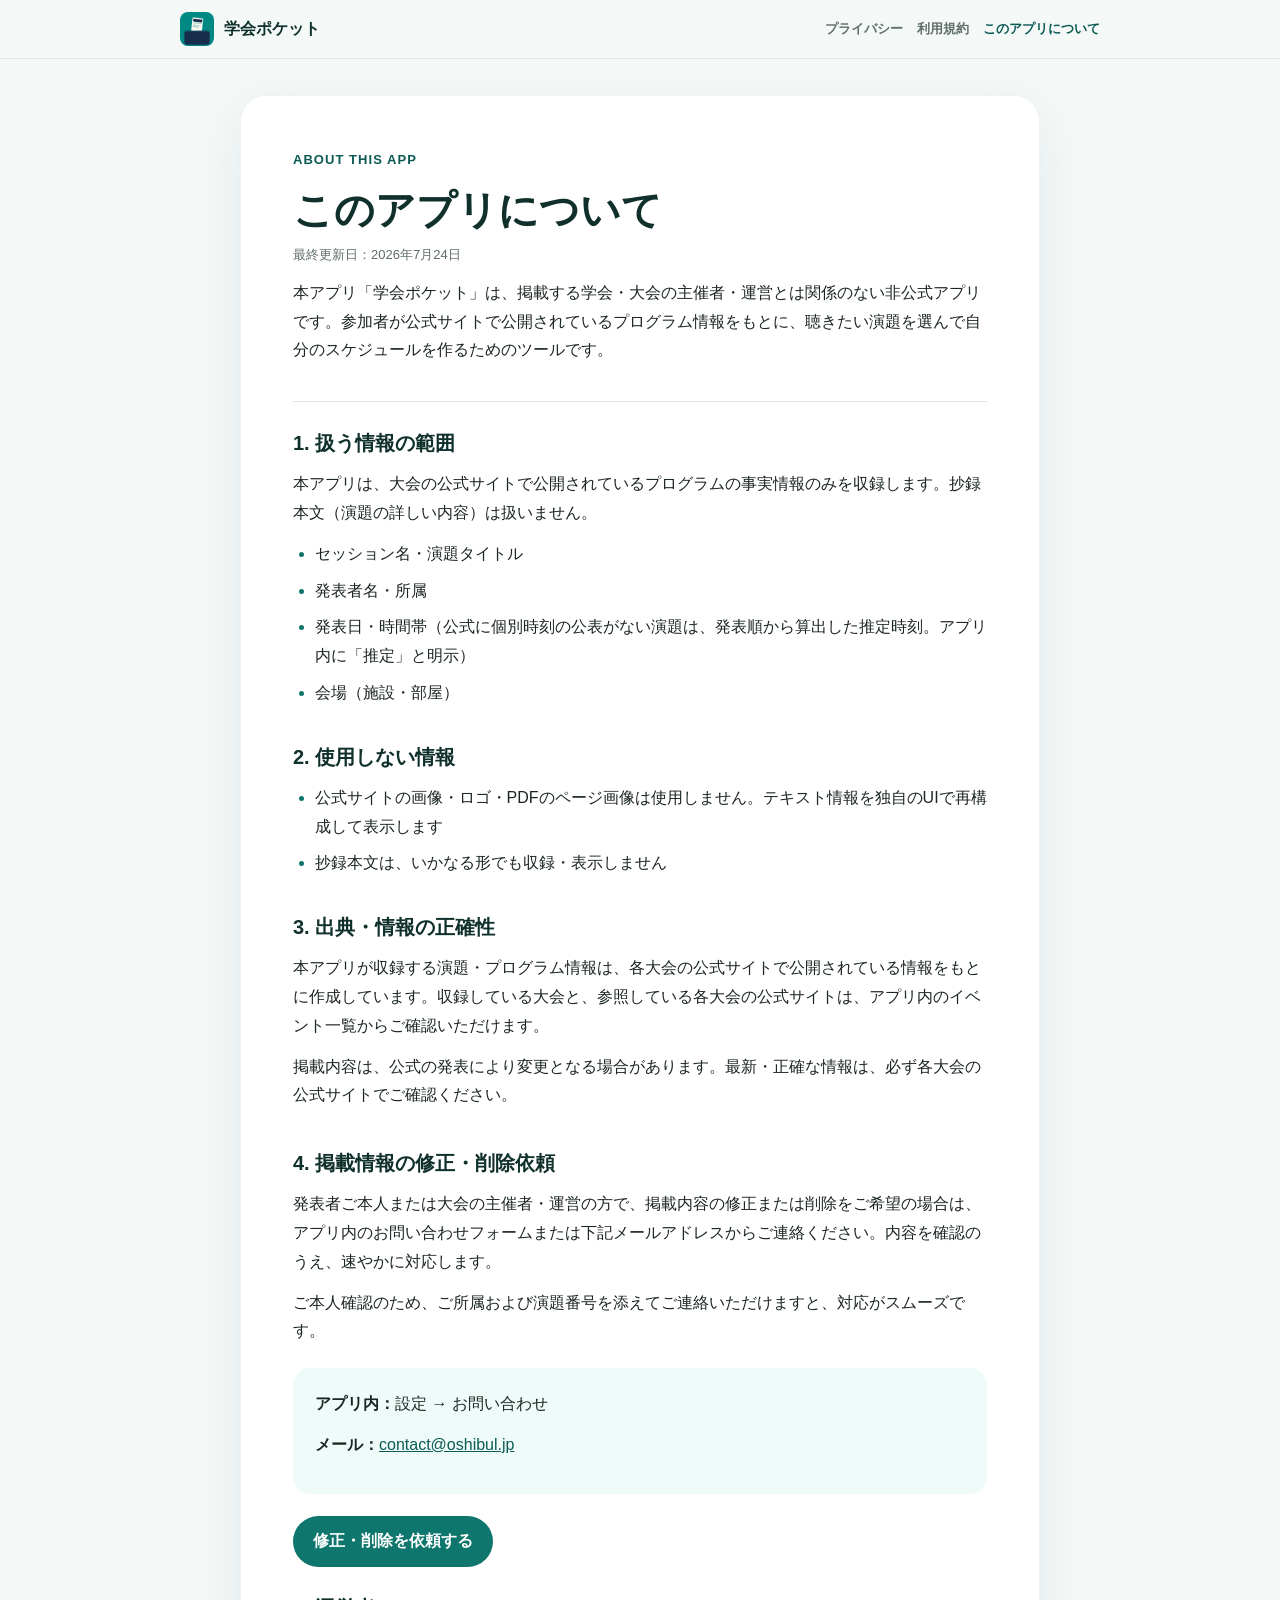
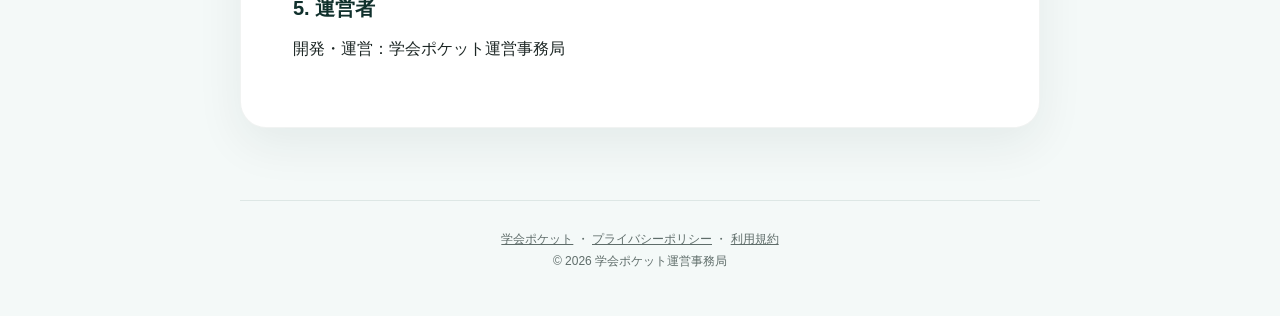
<file: gakkaipocket/about.html>
<!doctype html>
<html lang="ja">
<head>
  <meta charset="utf-8">
  <meta name="viewport" content="width=device-width, initial-scale=1">
  <title>このアプリについて｜学会ポケット</title>
  <meta name="description" content="非公式アプリ『学会ポケット』が扱う情報の範囲、出典、掲載情報の修正・削除依頼窓口について説明します。">
  <link rel="canonical" href="https://oshibul.jp/gakkaipocket/about.html">
  <link rel="icon" href="assets/favicon-32.png" sizes="32x32">
  <link rel="icon" href="assets/favicon-64.png" sizes="64x64">
  <link rel="stylesheet" href="assets/styles.css">
</head>
<body>
  <header class="site-header"><div class="header-inner">
    <a class="brand" href="./"><img src="assets/icon.png" alt=""><span>学会ポケット</span></a>
    <nav class="nav" aria-label="法務ページ"><a href="privacy-policy.html">プライバシー</a><a href="terms-of-service.html">利用規約</a><a href="about.html" aria-current="page">このアプリについて</a></nav>
  </div></header>
  <main class="container">
    <article class="document">
      <header class="document-header">
        <p class="eyebrow">ABOUT THIS APP</p>
        <h1>このアプリについて</h1>
        <p class="updated">最終更新日：2026年7月24日</p>
        <p class="lead">本アプリ「学会ポケット」は、掲載する学会・大会の主催者・運営とは関係のない非公式アプリです。参加者が公式サイトで公開されているプログラム情報をもとに、聴きたい演題を選んで自分のスケジュールを作るためのツールです。</p>
      </header>

      <section><h2>1. 扱う情報の範囲</h2>
        <p>本アプリは、大会の公式サイトで公開されているプログラムの事実情報のみを収録します。抄録本文（演題の詳しい内容）は扱いません。</p>
        <ul>
          <li>セッション名・演題タイトル</li>
          <li>発表者名・所属</li>
          <li>発表日・時間帯（公式に個別時刻の公表がない演題は、発表順から算出した推定時刻。アプリ内に「推定」と明示）</li>
          <li>会場（施設・部屋）</li>
        </ul>
      </section>

      <section><h2>2. 使用しない情報</h2>
        <ul>
          <li>公式サイトの画像・ロゴ・PDFのページ画像は使用しません。テキスト情報を独自のUIで再構成して表示します</li>
          <li>抄録本文は、いかなる形でも収録・表示しません</li>
        </ul>
      </section>

      <section><h2>3. 出典・情報の正確性</h2>
        <p>本アプリが収録する演題・プログラム情報は、各大会の公式サイトで公開されている情報をもとに作成しています。収録している大会と、参照している各大会の公式サイトは、アプリ内のイベント一覧からご確認いただけます。</p>
        <p>掲載内容は、公式の発表により変更となる場合があります。最新・正確な情報は、必ず各大会の公式サイトでご確認ください。</p>
      </section>

      <section><h2>4. 掲載情報の修正・削除依頼</h2>
        <p>発表者ご本人または大会の主催者・運営の方で、掲載内容の修正または削除をご希望の場合は、アプリ内のお問い合わせフォームまたは下記メールアドレスからご連絡ください。内容を確認のうえ、速やかに対応します。</p>
        <p>ご本人確認のため、ご所属および演題番号を添えてご連絡いただけますと、対応がスムーズです。</p>
        <div class="contact-box">
          <p><strong>アプリ内：</strong>設定 → お問い合わせ</p>
          <p><strong>メール：</strong><a href="mailto:contact@oshibul.jp?subject=%E3%80%90%E5%AD%A6%E4%BC%9A%E3%83%9D%E3%82%B1%E3%83%83%E3%83%88%E3%80%91%E6%8E%B2%E8%BC%89%E6%83%85%E5%A0%B1%E3%81%AE%E4%BF%AE%E6%AD%A3%E3%83%BB%E5%89%8A%E9%99%A4%E4%BE%9D%E9%A0%BC">contact@oshibul.jp</a></p>
        </div>
        <div class="actions">
          <a class="button" href="mailto:contact@oshibul.jp?subject=%E3%80%90%E5%AD%A6%E4%BC%9A%E3%83%9D%E3%82%B1%E3%83%83%E3%83%88%E3%80%91%E6%8E%B2%E8%BC%89%E6%83%85%E5%A0%B1%E3%81%AE%E4%BF%AE%E6%AD%A3%E3%83%BB%E5%89%8A%E9%99%A4%E4%BE%9D%E9%A0%BC">修正・削除を依頼する</a>
        </div>
      </section>

      <section><h2>5. 運営者</h2>
        <p>開発・運営：学会ポケット運営事務局</p>
      </section>
    </article>
  </main>
  <footer class="site-footer"><a href="./">学会ポケット</a> ・ <a href="privacy-policy.html">プライバシーポリシー</a> ・ <a href="terms-of-service.html">利用規約</a><br>© 2026 学会ポケット運営事務局</footer>
</body>
</html>
</file>
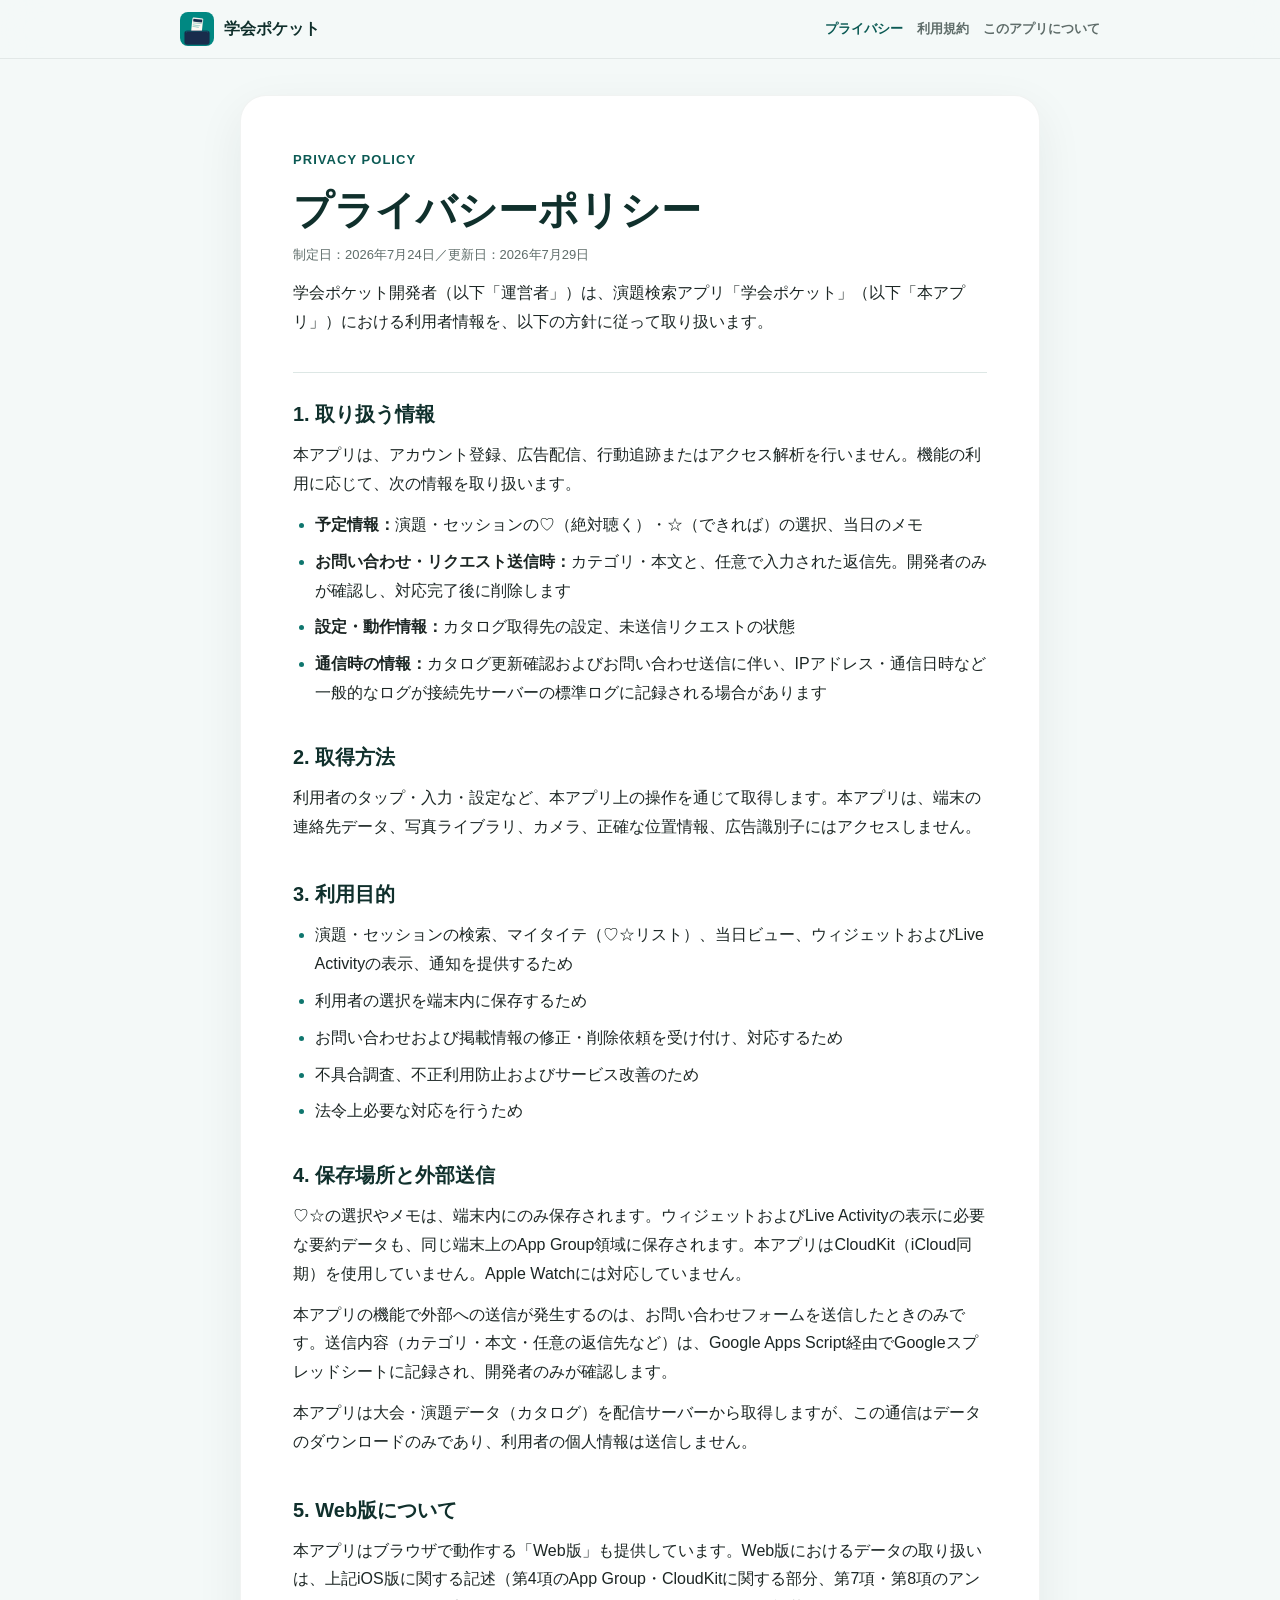
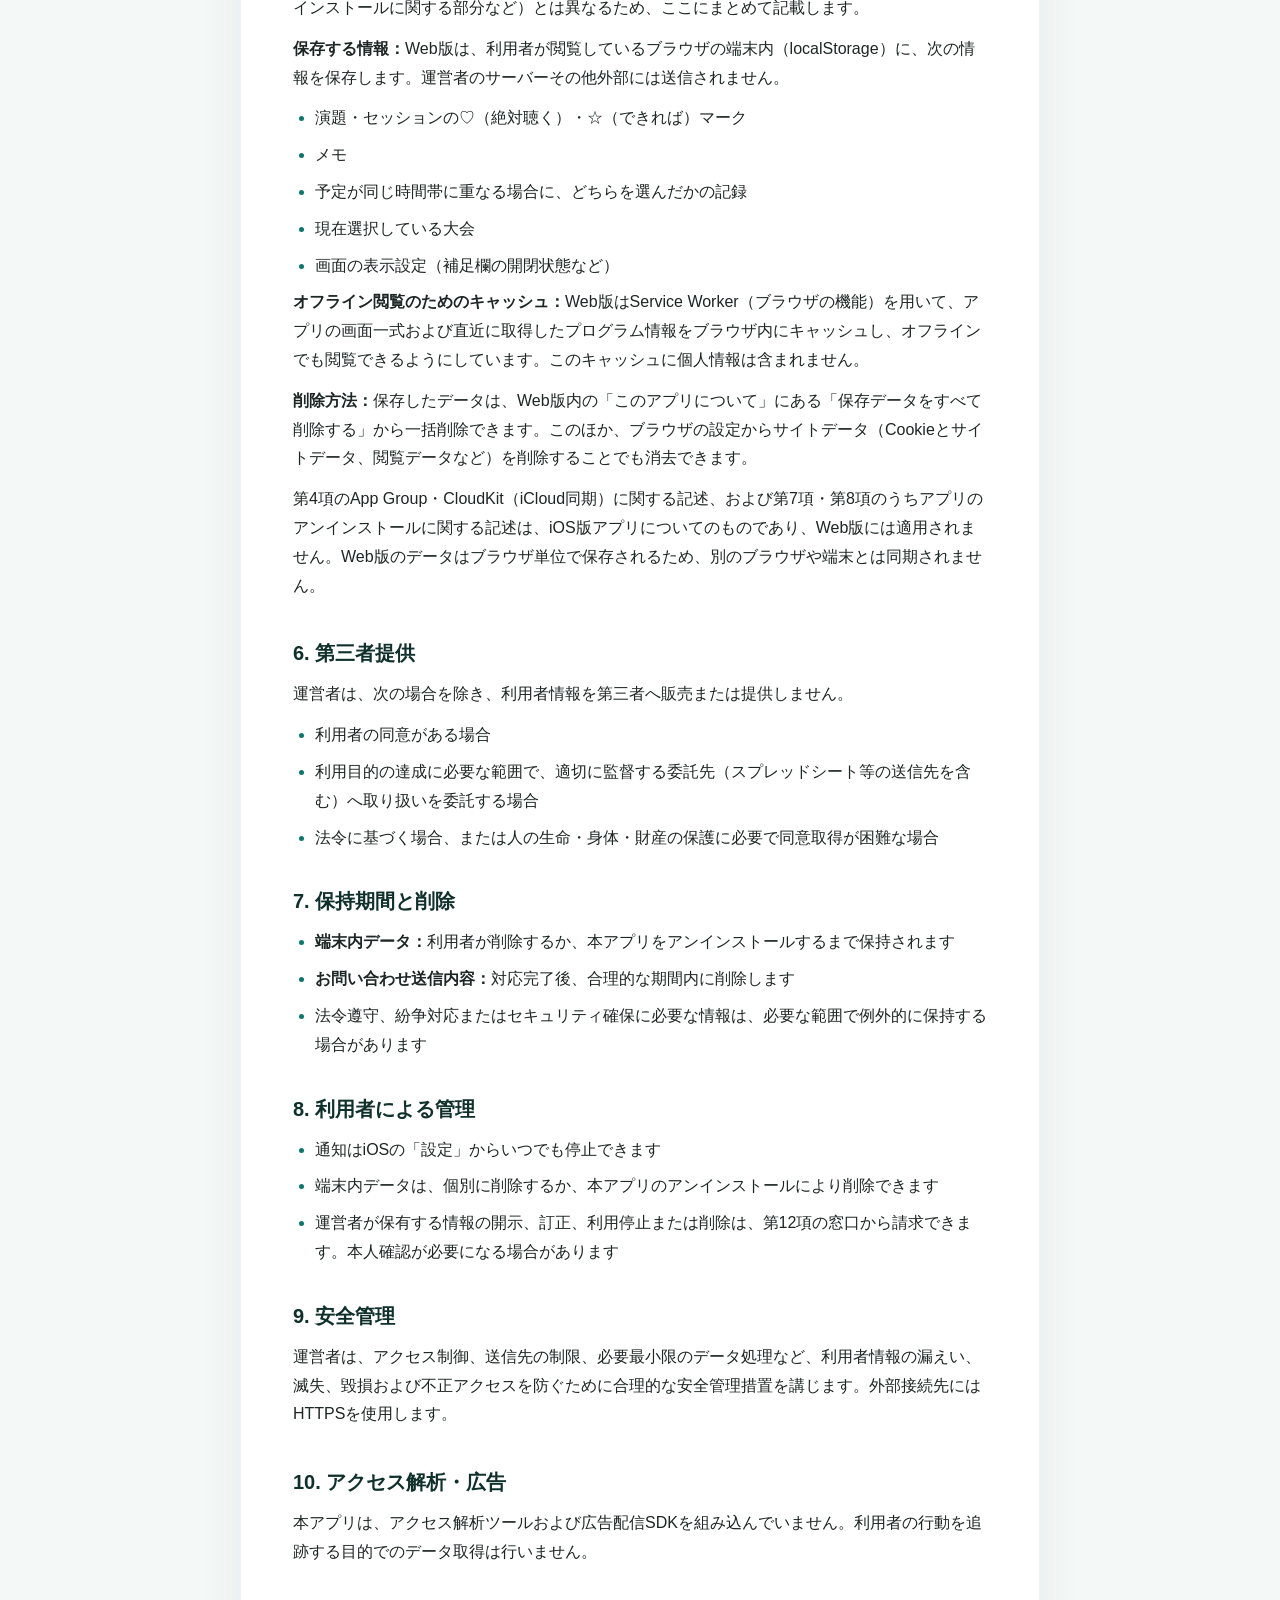
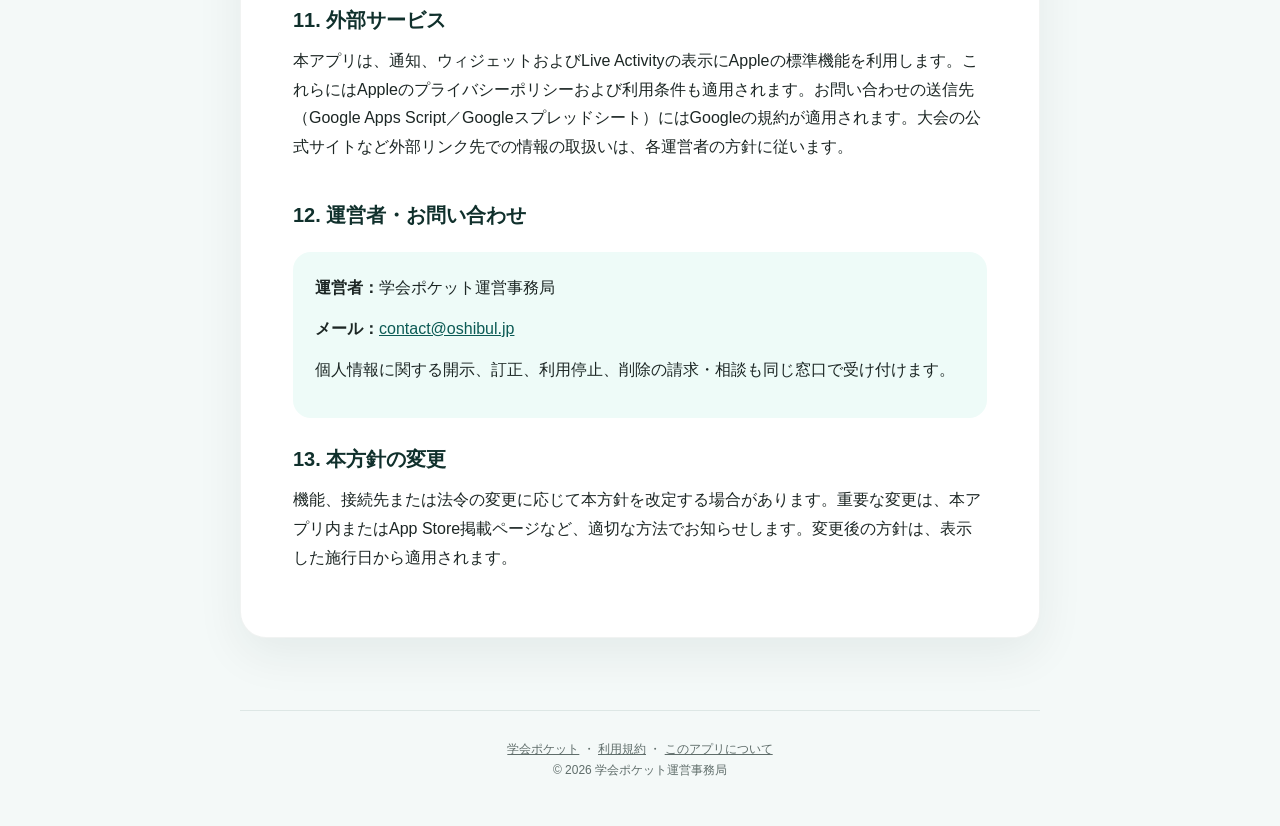
<file: gakkaipocket/privacy-policy.html>
<!doctype html>
<html lang="ja">
<head>
  <meta charset="utf-8">
  <meta name="viewport" content="width=device-width, initial-scale=1">
  <title>プライバシーポリシー｜学会ポケット</title>
  <meta name="description" content="演題検索アプリ『学会ポケット』のプライバシーポリシーです。">
  <link rel="canonical" href="https://oshibul.jp/gakkaipocket/privacy-policy.html">
  <link rel="icon" href="assets/favicon-32.png" sizes="32x32">
  <link rel="icon" href="assets/favicon-64.png" sizes="64x64">
  <link rel="stylesheet" href="assets/styles.css">
</head>
<body>
  <header class="site-header"><div class="header-inner">
    <a class="brand" href="./"><img src="assets/icon.png" alt=""><span>学会ポケット</span></a>
    <nav class="nav" aria-label="法務ページ"><a href="privacy-policy.html" aria-current="page">プライバシー</a><a href="terms-of-service.html">利用規約</a><a href="about.html">このアプリについて</a></nav>
  </div></header>
  <main class="container">
    <article class="document">
      <header class="document-header">
        <p class="eyebrow">PRIVACY POLICY</p>
        <h1>プライバシーポリシー</h1>
        <p class="updated">制定日：2026年7月24日／更新日：2026年7月29日</p>
        <p class="lead">学会ポケット開発者（以下「運営者」）は、演題検索アプリ「学会ポケット」（以下「本アプリ」）における利用者情報を、以下の方針に従って取り扱います。</p>
      </header>

      <section><h2>1. 取り扱う情報</h2>
        <p>本アプリは、アカウント登録、広告配信、行動追跡またはアクセス解析を行いません。機能の利用に応じて、次の情報を取り扱います。</p>
        <ul>
          <li><strong>予定情報：</strong>演題・セッションの♡（絶対聴く）・☆（できれば）の選択、当日のメモ</li>
          <li><strong>お問い合わせ・リクエスト送信時：</strong>カテゴリ・本文と、任意で入力された返信先。開発者のみが確認し、対応完了後に削除します</li>
          <li><strong>設定・動作情報：</strong>カタログ取得先の設定、未送信リクエストの状態</li>
          <li><strong>通信時の情報：</strong>カタログ更新確認およびお問い合わせ送信に伴い、IPアドレス・通信日時など一般的なログが接続先サーバーの標準ログに記録される場合があります</li>
        </ul>
      </section>

      <section><h2>2. 取得方法</h2>
        <p>利用者のタップ・入力・設定など、本アプリ上の操作を通じて取得します。本アプリは、端末の連絡先データ、写真ライブラリ、カメラ、正確な位置情報、広告識別子にはアクセスしません。</p>
      </section>

      <section><h2>3. 利用目的</h2>
        <ul>
          <li>演題・セッションの検索、マイタイテ（♡☆リスト）、当日ビュー、ウィジェットおよびLive Activityの表示、通知を提供するため</li>
          <li>利用者の選択を端末内に保存するため</li>
          <li>お問い合わせおよび掲載情報の修正・削除依頼を受け付け、対応するため</li>
          <li>不具合調査、不正利用防止およびサービス改善のため</li>
          <li>法令上必要な対応を行うため</li>
        </ul>
      </section>

      <section><h2>4. 保存場所と外部送信</h2>
        <p>♡☆の選択やメモは、端末内にのみ保存されます。ウィジェットおよびLive Activityの表示に必要な要約データも、同じ端末上のApp Group領域に保存されます。本アプリはCloudKit（iCloud同期）を使用していません。Apple Watchには対応していません。</p>
        <p>本アプリの機能で外部への送信が発生するのは、お問い合わせフォームを送信したときのみです。送信内容（カテゴリ・本文・任意の返信先など）は、Google Apps Script経由でGoogleスプレッドシートに記録され、開発者のみが確認します。</p>
        <p>本アプリは大会・演題データ（カタログ）を配信サーバーから取得しますが、この通信はデータのダウンロードのみであり、利用者の個人情報は送信しません。</p>
      </section>

      <section><h2>5. Web版について</h2>
        <p>本アプリはブラウザで動作する「Web版」も提供しています。Web版におけるデータの取り扱いは、上記iOS版に関する記述（第4項のApp Group・CloudKitに関する部分、第7項・第8項のアンインストールに関する部分など）とは異なるため、ここにまとめて記載します。</p>
        <p><strong>保存する情報：</strong>Web版は、利用者が閲覧しているブラウザの端末内（localStorage）に、次の情報を保存します。運営者のサーバーその他外部には送信されません。</p>
        <ul>
          <li>演題・セッションの♡（絶対聴く）・☆（できれば）マーク</li>
          <li>メモ</li>
          <li>予定が同じ時間帯に重なる場合に、どちらを選んだかの記録</li>
          <li>現在選択している大会</li>
          <li>画面の表示設定（補足欄の開閉状態など）</li>
        </ul>
        <p><strong>オフライン閲覧のためのキャッシュ：</strong>Web版はService Worker（ブラウザの機能）を用いて、アプリの画面一式および直近に取得したプログラム情報をブラウザ内にキャッシュし、オフラインでも閲覧できるようにしています。このキャッシュに個人情報は含まれません。</p>
        <p><strong>削除方法：</strong>保存したデータは、Web版内の「このアプリについて」にある「保存データをすべて削除する」から一括削除できます。このほか、ブラウザの設定からサイトデータ（Cookieとサイトデータ、閲覧データなど）を削除することでも消去できます。</p>
        <p>第4項のApp Group・CloudKit（iCloud同期）に関する記述、および第7項・第8項のうちアプリのアンインストールに関する記述は、iOS版アプリについてのものであり、Web版には適用されません。Web版のデータはブラウザ単位で保存されるため、別のブラウザや端末とは同期されません。</p>
      </section>

      <section><h2>6. 第三者提供</h2>
        <p>運営者は、次の場合を除き、利用者情報を第三者へ販売または提供しません。</p>
        <ul>
          <li>利用者の同意がある場合</li>
          <li>利用目的の達成に必要な範囲で、適切に監督する委託先（スプレッドシート等の送信先を含む）へ取り扱いを委託する場合</li>
          <li>法令に基づく場合、または人の生命・身体・財産の保護に必要で同意取得が困難な場合</li>
        </ul>
      </section>

      <section><h2>7. 保持期間と削除</h2>
        <ul>
          <li><strong>端末内データ：</strong>利用者が削除するか、本アプリをアンインストールするまで保持されます</li>
          <li><strong>お問い合わせ送信内容：</strong>対応完了後、合理的な期間内に削除します</li>
          <li>法令遵守、紛争対応またはセキュリティ確保に必要な情報は、必要な範囲で例外的に保持する場合があります</li>
        </ul>
      </section>

      <section><h2>8. 利用者による管理</h2>
        <ul>
          <li>通知はiOSの「設定」からいつでも停止できます</li>
          <li>端末内データは、個別に削除するか、本アプリのアンインストールにより削除できます</li>
          <li>運営者が保有する情報の開示、訂正、利用停止または削除は、第12項の窓口から請求できます。本人確認が必要になる場合があります</li>
        </ul>
      </section>

      <section><h2>9. 安全管理</h2>
        <p>運営者は、アクセス制御、送信先の制限、必要最小限のデータ処理など、利用者情報の漏えい、滅失、毀損および不正アクセスを防ぐために合理的な安全管理措置を講じます。外部接続先にはHTTPSを使用します。</p>
      </section>

      <section><h2>10. アクセス解析・広告</h2>
        <p>本アプリは、アクセス解析ツールおよび広告配信SDKを組み込んでいません。利用者の行動を追跡する目的でのデータ取得は行いません。</p>
      </section>

      <section><h2>11. 外部サービス</h2>
        <p>本アプリは、通知、ウィジェットおよびLive Activityの表示にAppleの標準機能を利用します。これらにはAppleのプライバシーポリシーおよび利用条件も適用されます。お問い合わせの送信先（Google Apps Script／Googleスプレッドシート）にはGoogleの規約が適用されます。大会の公式サイトなど外部リンク先での情報の取扱いは、各運営者の方針に従います。</p>
      </section>

      <section><h2>12. 運営者・お問い合わせ</h2>
        <div class="contact-box">
          <p><strong>運営者：</strong>学会ポケット運営事務局</p>
          <p><strong>メール：</strong><a href="mailto:contact@oshibul.jp?subject=%E3%80%90%E5%AD%A6%E4%BC%9A%E3%83%9D%E3%82%B1%E3%83%83%E3%83%88%E3%80%91%E5%80%8B%E4%BA%BA%E6%83%85%E5%A0%B1%E3%81%AB%E9%96%A2%E3%81%99%E3%82%8B%E3%81%8A%E5%95%8F%E3%81%84%E5%90%88%E3%82%8F%E3%81%9B">contact@oshibul.jp</a></p>
          <p>個人情報に関する開示、訂正、利用停止、削除の請求・相談も同じ窓口で受け付けます。</p>
        </div>
      </section>

      <section><h2>13. 本方針の変更</h2>
        <p>機能、接続先または法令の変更に応じて本方針を改定する場合があります。重要な変更は、本アプリ内またはApp Store掲載ページなど、適切な方法でお知らせします。変更後の方針は、表示した施行日から適用されます。</p>
      </section>
    </article>
  </main>
  <footer class="site-footer"><a href="./">学会ポケット</a> ・ <a href="terms-of-service.html">利用規約</a> ・ <a href="about.html">このアプリについて</a><br>© 2026 学会ポケット運営事務局</footer>
</body>
</html>
</file>
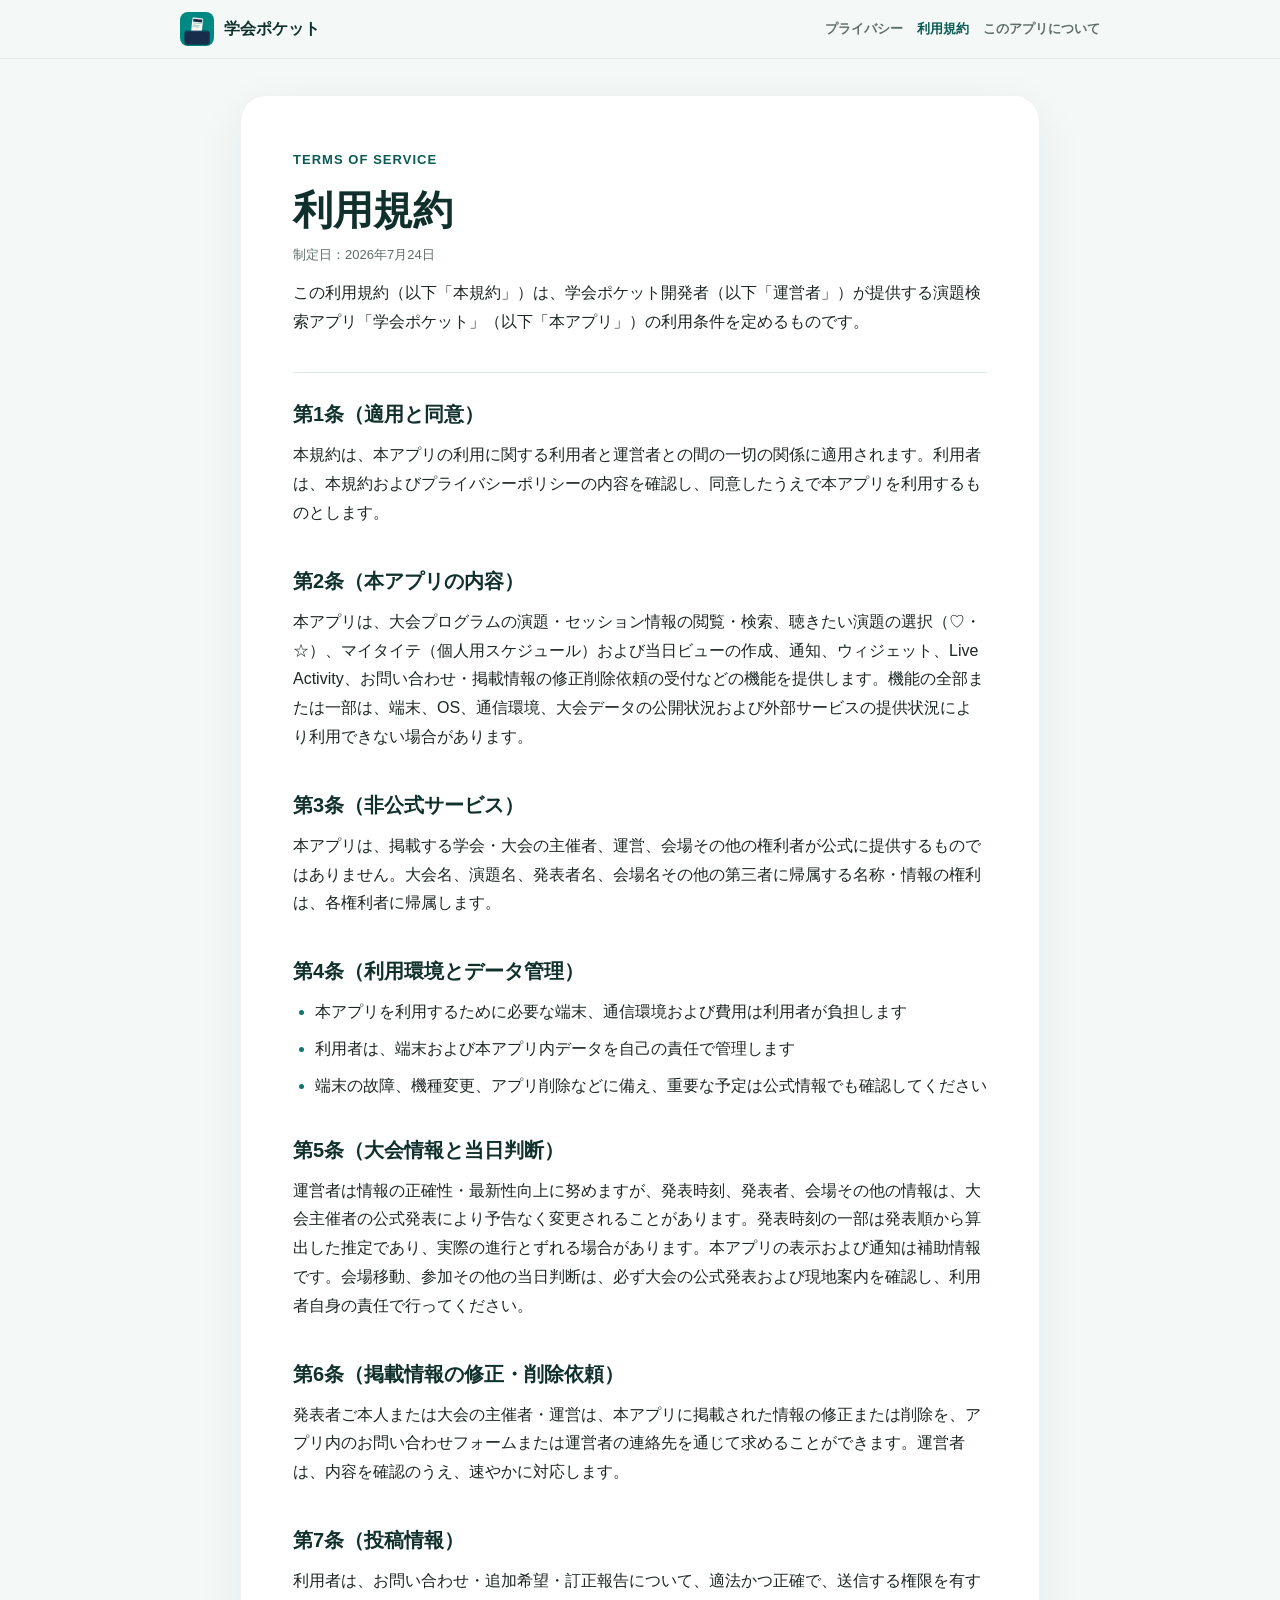
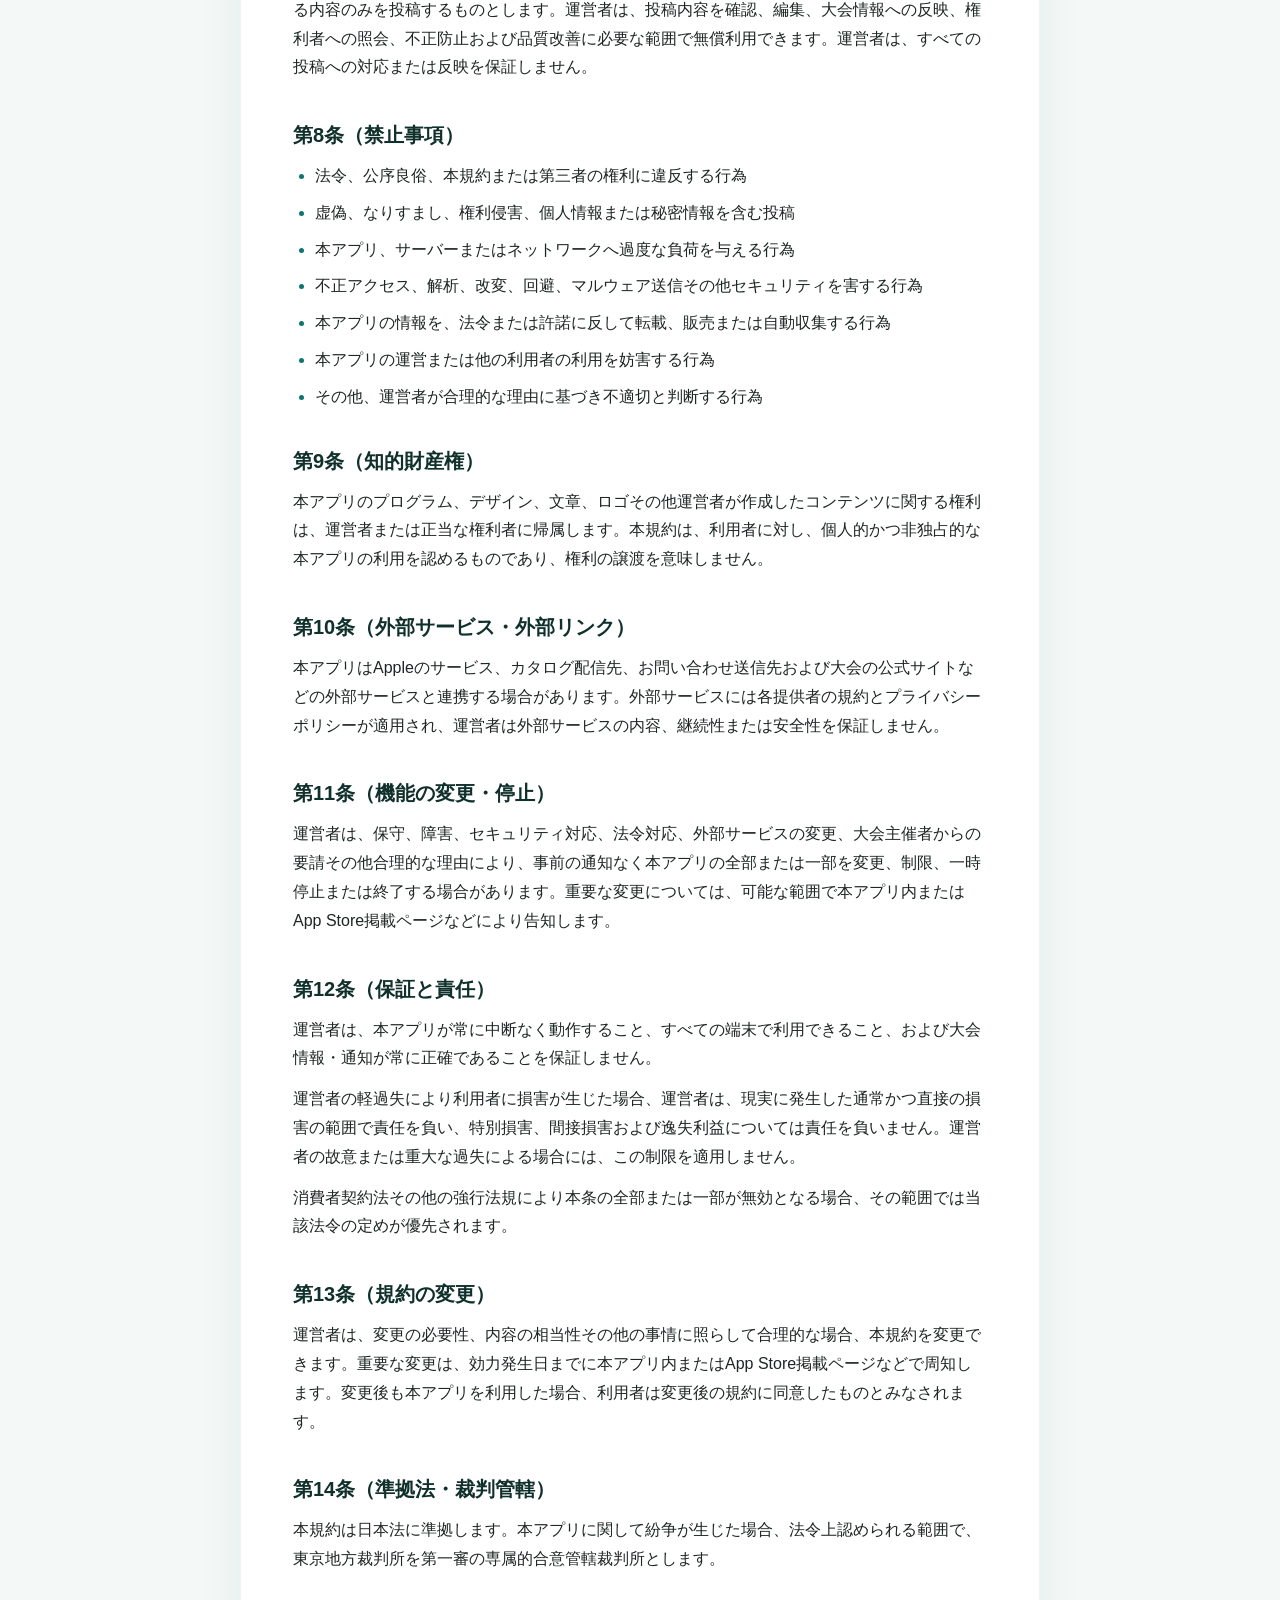
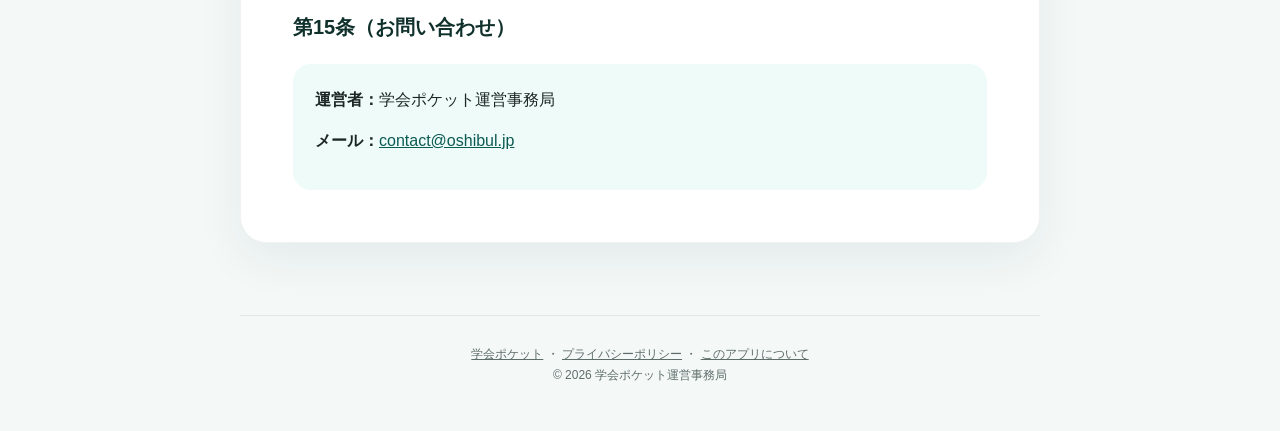
<file: gakkaipocket/terms-of-service.html>
<!doctype html>
<html lang="ja">
<head>
  <meta charset="utf-8">
  <meta name="viewport" content="width=device-width, initial-scale=1">
  <title>利用規約｜学会ポケット</title>
  <meta name="description" content="演題検索アプリ『学会ポケット』の利用規約です。">
  <link rel="canonical" href="https://oshibul.jp/gakkaipocket/terms-of-service.html">
  <link rel="icon" href="assets/favicon-32.png" sizes="32x32">
  <link rel="icon" href="assets/favicon-64.png" sizes="64x64">
  <link rel="stylesheet" href="assets/styles.css">
</head>
<body>
  <header class="site-header"><div class="header-inner">
    <a class="brand" href="./"><img src="assets/icon.png" alt=""><span>学会ポケット</span></a>
    <nav class="nav" aria-label="法務ページ"><a href="privacy-policy.html">プライバシー</a><a href="terms-of-service.html" aria-current="page">利用規約</a><a href="about.html">このアプリについて</a></nav>
  </div></header>
  <main class="container">
    <article class="document">
      <header class="document-header">
        <p class="eyebrow">TERMS OF SERVICE</p>
        <h1>利用規約</h1>
        <p class="updated">制定日：2026年7月24日</p>
        <p class="lead">この利用規約（以下「本規約」）は、学会ポケット開発者（以下「運営者」）が提供する演題検索アプリ「学会ポケット」（以下「本アプリ」）の利用条件を定めるものです。</p>
      </header>

      <section><h2>第1条（適用と同意）</h2><p>本規約は、本アプリの利用に関する利用者と運営者との間の一切の関係に適用されます。利用者は、本規約およびプライバシーポリシーの内容を確認し、同意したうえで本アプリを利用するものとします。</p></section>

      <section><h2>第2条（本アプリの内容）</h2><p>本アプリは、大会プログラムの演題・セッション情報の閲覧・検索、聴きたい演題の選択（♡・☆）、マイタイテ（個人用スケジュール）および当日ビューの作成、通知、ウィジェット、Live Activity、お問い合わせ・掲載情報の修正削除依頼の受付などの機能を提供します。機能の全部または一部は、端末、OS、通信環境、大会データの公開状況および外部サービスの提供状況により利用できない場合があります。</p></section>

      <section><h2>第3条（非公式サービス）</h2><p>本アプリは、掲載する学会・大会の主催者、運営、会場その他の権利者が公式に提供するものではありません。大会名、演題名、発表者名、会場名その他の第三者に帰属する名称・情報の権利は、各権利者に帰属します。</p></section>

      <section><h2>第4条（利用環境とデータ管理）</h2><ul>
        <li>本アプリを利用するために必要な端末、通信環境および費用は利用者が負担します</li>
        <li>利用者は、端末および本アプリ内データを自己の責任で管理します</li>
        <li>端末の故障、機種変更、アプリ削除などに備え、重要な予定は公式情報でも確認してください</li>
      </ul></section>

      <section><h2>第5条（大会情報と当日判断）</h2><p>運営者は情報の正確性・最新性向上に努めますが、発表時刻、発表者、会場その他の情報は、大会主催者の公式発表により予告なく変更されることがあります。発表時刻の一部は発表順から算出した推定であり、実際の進行とずれる場合があります。本アプリの表示および通知は補助情報です。会場移動、参加その他の当日判断は、必ず大会の公式発表および現地案内を確認し、利用者自身の責任で行ってください。</p></section>

      <section><h2>第6条（掲載情報の修正・削除依頼）</h2><p>発表者ご本人または大会の主催者・運営は、本アプリに掲載された情報の修正または削除を、アプリ内のお問い合わせフォームまたは運営者の連絡先を通じて求めることができます。運営者は、内容を確認のうえ、速やかに対応します。</p></section>

      <section><h2>第7条（投稿情報）</h2><p>利用者は、お問い合わせ・追加希望・訂正報告について、適法かつ正確で、送信する権限を有する内容のみを投稿するものとします。運営者は、投稿内容を確認、編集、大会情報への反映、権利者への照会、不正防止および品質改善に必要な範囲で無償利用できます。運営者は、すべての投稿への対応または反映を保証しません。</p></section>

      <section><h2>第8条（禁止事項）</h2><ul>
        <li>法令、公序良俗、本規約または第三者の権利に違反する行為</li>
        <li>虚偽、なりすまし、権利侵害、個人情報または秘密情報を含む投稿</li>
        <li>本アプリ、サーバーまたはネットワークへ過度な負荷を与える行為</li>
        <li>不正アクセス、解析、改変、回避、マルウェア送信その他セキュリティを害する行為</li>
        <li>本アプリの情報を、法令または許諾に反して転載、販売または自動収集する行為</li>
        <li>本アプリの運営または他の利用者の利用を妨害する行為</li>
        <li>その他、運営者が合理的な理由に基づき不適切と判断する行為</li>
      </ul></section>

      <section><h2>第9条（知的財産権）</h2><p>本アプリのプログラム、デザイン、文章、ロゴその他運営者が作成したコンテンツに関する権利は、運営者または正当な権利者に帰属します。本規約は、利用者に対し、個人的かつ非独占的な本アプリの利用を認めるものであり、権利の譲渡を意味しません。</p></section>

      <section><h2>第10条（外部サービス・外部リンク）</h2><p>本アプリはAppleのサービス、カタログ配信先、お問い合わせ送信先および大会の公式サイトなどの外部サービスと連携する場合があります。外部サービスには各提供者の規約とプライバシーポリシーが適用され、運営者は外部サービスの内容、継続性または安全性を保証しません。</p></section>

      <section><h2>第11条（機能の変更・停止）</h2><p>運営者は、保守、障害、セキュリティ対応、法令対応、外部サービスの変更、大会主催者からの要請その他合理的な理由により、事前の通知なく本アプリの全部または一部を変更、制限、一時停止または終了する場合があります。重要な変更については、可能な範囲で本アプリ内またはApp Store掲載ページなどにより告知します。</p></section>

      <section><h2>第12条（保証と責任）</h2>
        <p>運営者は、本アプリが常に中断なく動作すること、すべての端末で利用できること、および大会情報・通知が常に正確であることを保証しません。</p>
        <p>運営者の軽過失により利用者に損害が生じた場合、運営者は、現実に発生した通常かつ直接の損害の範囲で責任を負い、特別損害、間接損害および逸失利益については責任を負いません。運営者の故意または重大な過失による場合には、この制限を適用しません。</p>
        <p>消費者契約法その他の強行法規により本条の全部または一部が無効となる場合、その範囲では当該法令の定めが優先されます。</p>
      </section>

      <section><h2>第13条（規約の変更）</h2><p>運営者は、変更の必要性、内容の相当性その他の事情に照らして合理的な場合、本規約を変更できます。重要な変更は、効力発生日までに本アプリ内またはApp Store掲載ページなどで周知します。変更後も本アプリを利用した場合、利用者は変更後の規約に同意したものとみなされます。</p></section>

      <section><h2>第14条（準拠法・裁判管轄）</h2><p>本規約は日本法に準拠します。本アプリに関して紛争が生じた場合、法令上認められる範囲で、東京地方裁判所を第一審の専属的合意管轄裁判所とします。</p></section>

      <section><h2>第15条（お問い合わせ）</h2>
        <div class="contact-box">
          <p><strong>運営者：</strong>学会ポケット運営事務局</p>
          <p><strong>メール：</strong><a href="mailto:contact@oshibul.jp?subject=%E3%80%90%E5%AD%A6%E4%BC%9A%E3%83%9D%E3%82%B1%E3%83%83%E3%83%88%E3%80%91%E5%88%A9%E7%94%A8%E8%A6%8F%E7%B4%84%E3%81%AB%E9%96%A2%E3%81%99%E3%82%8B%E3%81%8A%E5%95%8F%E3%81%84%E5%90%88%E3%82%8F%E3%81%9B">contact@oshibul.jp</a></p>
        </div>
      </section>
    </article>
  </main>
  <footer class="site-footer"><a href="./">学会ポケット</a> ・ <a href="privacy-policy.html">プライバシーポリシー</a> ・ <a href="about.html">このアプリについて</a><br>© 2026 学会ポケット運営事務局</footer>
</body>
</html>
</file>
<file: gakkaipocket/assets/styles.css>
:root {
  color-scheme: light;
  --accent: #0f766e;
  --accent-dark: #0b5a54;
  --navy: #10302c;
  --ink: #1c2624;
  --muted: #5f6d6a;
  --line: #dde7e5;
  --surface: #ffffff;
  --background: #f4f9f8;
  --cream: #eefbf8;
}

* { box-sizing: border-box; }

html { scroll-behavior: smooth; }

body {
  margin: 0;
  background: var(--background);
  color: var(--ink);
  font-family: -apple-system, BlinkMacSystemFont, "Hiragino Sans", "Yu Gothic", "Meiryo", sans-serif;
  line-height: 1.8;
  -webkit-font-smoothing: antialiased;
}

a { color: var(--accent-dark); }

a:focus-visible,
button:focus-visible {
  outline: 3px solid rgba(15, 118, 110, 0.4);
  outline-offset: 3px;
}

.site-header {
  position: sticky;
  top: 0;
  z-index: 10;
  border-bottom: 1px solid rgba(16, 48, 44, 0.08);
  background: rgba(244, 249, 248, 0.92);
  backdrop-filter: blur(18px);
}

.header-inner {
  display: flex;
  align-items: center;
  justify-content: space-between;
  gap: 20px;
  width: min(920px, calc(100% - 32px));
  margin: 0 auto;
  padding: 12px 0;
}

.brand {
  display: inline-flex;
  align-items: center;
  gap: 10px;
  color: var(--navy);
  font-weight: 800;
  text-decoration: none;
  white-space: nowrap;
  flex: 0 0 auto;
}

.brand img {
  width: 34px;
  height: 34px;
  border-radius: 8px;
  object-fit: contain;
}

.nav {
  display: flex;
  flex-wrap: wrap;
  justify-content: flex-end;
  gap: 14px;
}

.nav a {
  color: var(--muted);
  font-size: 13px;
  font-weight: 700;
  text-decoration: none;
}

.nav a:hover,
.nav a[aria-current="page"] { color: var(--accent-dark); }

.container {
  width: min(800px, calc(100% - 32px));
  margin: 36px auto 72px;
}

.hero {
  display: grid;
  grid-template-columns: minmax(0, 1fr) 120px;
  align-items: center;
  gap: 28px;
  padding: 42px;
  border-radius: 30px;
  background: linear-gradient(140deg, var(--cream), #ffffff 70%);
  box-shadow: 0 18px 50px rgba(16, 48, 44, 0.08);
}

.hero h1 {
  margin: 0 0 12px;
  color: var(--navy);
  font-size: clamp(30px, 7vw, 46px);
  line-height: 1.25;
}

.hero p { margin: 0; color: var(--muted); }

.hero img {
  width: 100%;
  max-height: 120px;
  border-radius: 26px;
  object-fit: contain;
}

.notice {
  margin-top: 22px;
  padding: 18px 22px;
  border: 1px solid rgba(15, 118, 110, 0.25);
  border-radius: 18px;
  background: rgba(15, 118, 110, 0.07);
  color: var(--navy);
  font-size: 14px;
}

.notice strong { color: var(--accent-dark); }

.cards {
  display: grid;
  grid-template-columns: repeat(3, minmax(0, 1fr));
  gap: 16px;
  margin-top: 24px;
}

.card {
  display: block;
  min-height: 150px;
  padding: 24px;
  border: 1px solid rgba(16, 48, 44, 0.06);
  border-radius: 22px;
  background: var(--surface);
  box-shadow: 0 10px 30px rgba(16, 48, 44, 0.06);
  color: var(--ink);
  text-decoration: none;
}

.card:hover { transform: translateY(-2px); }
.card h2 { margin: 0 0 8px; font-size: 18px; }
.card p { margin: 0; color: var(--muted); font-size: 14px; }

.section-block {
  margin-top: 24px;
  padding: 28px;
  border: 1px solid rgba(16, 48, 44, 0.06);
  border-radius: 22px;
  background: var(--surface);
  box-shadow: 0 10px 30px rgba(16, 48, 44, 0.05);
}

.section-block h2 { margin-top: 0; }

.badge-row {
  display: flex;
  flex-wrap: wrap;
  gap: 10px;
  margin-top: 18px;
}

.badge {
  display: inline-flex;
  align-items: center;
  padding: 6px 14px;
  border-radius: 999px;
  background: rgba(15, 118, 110, 0.1);
  color: var(--accent-dark);
  font-size: 12px;
  font-weight: 800;
  letter-spacing: 0.02em;
}

.document {
  padding: clamp(24px, 6vw, 52px);
  border: 1px solid rgba(16, 48, 44, 0.06);
  border-radius: 26px;
  background: var(--surface);
  box-shadow: 0 16px 48px rgba(16, 48, 44, 0.07);
}

.document-header {
  padding-bottom: 24px;
  border-bottom: 1px solid var(--line);
}

.eyebrow {
  margin: 0 0 6px;
  color: var(--accent-dark);
  font-size: 13px;
  font-weight: 800;
  letter-spacing: 0.08em;
}

h1, h2, h3 { color: var(--navy); }
.document h1 { margin: 0 0 6px; font-size: clamp(28px, 6vw, 40px); line-height: 1.35; }
.updated { margin: 0; color: var(--muted); font-size: 13px; }
.lead { margin: 24px 0 0; }
.document section { padding-top: 26px; }
.document h2 { margin: 0 0 12px; font-size: 20px; line-height: 1.5; }
.document p { margin: 0 0 12px; }
.document ul { margin: 10px 0 0; padding-left: 1.35em; }
.document li { margin: 8px 0; }
.document li::marker { color: var(--accent); }

.contact-box {
  margin-top: 22px;
  padding: 22px;
  border-radius: 18px;
  background: var(--cream);
}

.actions {
  display: flex;
  flex-wrap: wrap;
  gap: 12px;
  margin-top: 22px;
}

.button {
  display: inline-flex;
  align-items: center;
  justify-content: center;
  min-height: 48px;
  padding: 11px 20px;
  border-radius: 999px;
  background: var(--accent);
  color: #ffffff;
  font-weight: 800;
  text-decoration: none;
}

.button.secondary { background: var(--navy); }
.button.disabled {
  background: rgba(16, 48, 44, 0.15);
  color: var(--muted);
  cursor: default;
  pointer-events: none;
}

.site-footer {
  width: min(800px, calc(100% - 32px));
  margin: 0 auto;
  padding: 28px 0 44px;
  border-top: 1px solid var(--line);
  color: var(--muted);
  font-size: 12px;
  text-align: center;
}

.site-footer a { color: var(--muted); }

@media (max-width: 700px) {
  .header-inner { align-items: center; gap: 12px; }
  .brand { font-size: 15px; }
  .brand img { width: 30px; height: 30px; }
  .nav a { font-size: 12px; }
  .nav { gap: 8px 12px; }
  .hero { grid-template-columns: 1fr; padding: 30px 24px; text-align: center; }
  .hero img { grid-row: 1; max-height: 96px; margin: 0 auto; }
  .cards { grid-template-columns: 1fr; }
}

@media (prefers-reduced-motion: no-preference) {
  .card { transition: transform 160ms ease, box-shadow 160ms ease; }
}
</file>
<file: gakkaipocket/assets/landing.css>
/* ===================================================================
   landing.css — 学会ポケット トップページ専用スタイル(v7 全面刷新)
   index.html からのみ読み込む。法務3ページは styles.css のみ参照。
   構成: 全幅バンド(.lp-band)を波形SVGで継ぎ、空→クリーム→白→
   ペールティール→クリーム→白 と背景色を流す tabinuki 型のLP。
   =================================================================== */

:root {
  --gp-teal: #0f766e;
  --gp-teal-deep: #0b5a54;
  --gp-navy: #17233c;
  --gp-ink: #253230;
  --gp-cream: #faf5e9;
  --gp-cream-deep: #f3ead6;
  --gp-sky: #cfeae4;
  --gp-gold: #e5b34a;
  --gp-coral: #e78a92;
  --gp-leaf: #83bd7e;
  --gp-hanko: #c2452d;
  --gp-gold-pale: #f6e3b3;
  --gp-coral-pale: #f7d6d9;
  --gp-leaf-pale: #d9ecd4;
  --gp-teal-pale: #d9efec;
  --gp-gold-deep: #9c6f1c;
  --gp-coral-deep: #b1414b;
  --gp-muted: #5c6a67;
  --gp-line: rgba(23, 35, 60, 0.09);
  --gp-paper-line: #e8e0cc;
  --gp-font-round: "Zen Maru Gothic", "Hiragino Maru Gothic ProN", sans-serif;
  --gp-font-body: "Zen Kaku Gothic New", "Hiragino Sans", "Yu Gothic", sans-serif;
}

/* ---------- ベース ---------- */

/* iOS Safari の自動文字拡大を止め、実機とレスポンシブ検証の折り返しを揃える */
html { -webkit-text-size-adjust: 100%; text-size-adjust: 100%; }

body {
  background: #ffffff;
  font-family: var(--gp-font-body);
  color: var(--gp-ink);
}

/* 文節のかたまり。日本語は任意の位置で改行できるため、放っておくと
   「かん/たん」のように語中で割れる。inline-block にすると、入るときは
   ひとかたまりで折り返し、単独でも入らないときだけ内部で改行される。 */
.lp-nw { display: inline-block; }

.lp h1, .lp h2, .lp h3, .lp h4,
.site-header .brand span {
  font-family: var(--gp-font-round);
  color: var(--gp-navy);
}

.site-header {
  background: rgba(250, 245, 233, 0.92);
  border-bottom: 1px solid rgba(23, 35, 60, 0.07);
}
.header-inner { width: min(1080px, calc(100% - 40px)); }

.lp { display: block; width: 100%; margin: 0; }

.lp a { color: var(--gp-teal-deep); }
.lp a:hover { color: var(--gp-teal); }

.lp-wrap {
  width: min(1080px, calc(100% - 44px));
  margin: 0 auto;
}

.lp-visually-hidden {
  position: absolute; width: 1px; height: 1px; margin: -1px; padding: 0;
  overflow: hidden; clip: rect(0, 0, 0, 0); white-space: nowrap; border: 0;
}

.lp-h1-line { display: inline-block; }

/* マーカー(蛍光ペン)。狭い画面でマーカーの途中で改行され
   「3ステ/ップ」のように割れるのを防ぐため、内部では折り返さない。 */
.mk { background: linear-gradient(transparent 64%, var(--gp-gold-pale) 64%); padding: 0 0.06em; white-space: nowrap; }
.mk-coral { background: linear-gradient(transparent 64%, var(--gp-coral-pale) 64%); padding: 0 0.06em; white-space: nowrap; }

/* スクロール演出(JSなしでも全要素が見える) */
html.js .lp-reveal { opacity: 0; transform: translateY(24px); transition: opacity 700ms ease, transform 700ms ease; }
html.js .lp-reveal.is-visible { opacity: 1; transform: none; }

/* 波形の継ぎ目 */
.lp-wave { display: block; width: 100%; height: clamp(42px, 6vw, 76px); }

/* ---------- ヒーロー ---------- */

.lp-hero {
  position: relative;
  overflow: hidden;
  background: linear-gradient(180deg, var(--gp-sky) 0%, #e9f5f0 52%, #f6f1e2 100%);
}

.lp-hero-wrap {
  position: relative;
  z-index: 2;
  display: grid;
  grid-template-columns: minmax(0, 1.08fr) minmax(0, 0.92fr);
  align-items: center;
  gap: 28px;
  padding: clamp(48px, 7vw, 96px) 0 clamp(210px, 22vw, 280px);
}

.lp-eyebrow {
  display: inline-flex;
  align-items: center;
  gap: 8px;
  margin: 0 0 20px;
  padding: 8px 18px;
  border-radius: 999px;
  background: rgba(255, 255, 255, 0.9);
  border: 1.5px solid rgba(15, 118, 110, 0.35);
  color: var(--gp-teal-deep);
  font-family: var(--gp-font-round);
  font-size: 13px;
  font-weight: 700;
  letter-spacing: 0.08em;
}
.lp-eyebrow::before {
  content: "";
  width: 8px; height: 8px; border-radius: 50%;
  background: var(--gp-teal);
}

.lp-hero h1 {
  margin: 0 0 22px;
  /* 上限56pxだと「聴きたい演題だけを、」10字=568pxで左カラム(約568px)に
     ちょうど収まらず「だ/けを、」と割れる。50pxまで下げて1行を確保する。 */
  font-size: clamp(34px, 4.8vw, 50px);
  font-weight: 900;
  line-height: 1.42;
  letter-spacing: 0.015em;
}

.lp-hero-lead {
  margin: 0 0 30px;
  max-width: 33em;
  font-size: clamp(15px, 1.6vw, 17px);
  line-height: 2.05;
  color: #33413e;
}

.lp-cta-row {
  display: flex;
  flex-wrap: wrap;
  align-items: center;
  gap: 14px 18px;
}

.lp-badge-link { display: inline-block; line-height: 0; border-radius: 12px; }
.lp-badge-link img { display: block; height: 56px; width: auto; }
.lp-badge-link:hover { transform: translateY(-2px); }

.lp-web-btn {
  display: inline-flex;
  align-items: center;
  gap: 10px;
  min-height: 56px;
  padding: 12px 28px;
  border-radius: 999px;
  background: var(--gp-navy);
  color: #ffffff !important;
  font-family: var(--gp-font-round);
  font-size: 15px;
  font-weight: 700;
  text-decoration: none;
  box-shadow: 0 10px 24px rgba(23, 35, 60, 0.24);
}
.lp-web-btn svg { width: 20px; height: 20px; }
.lp-web-btn:hover { transform: translateY(-2px); box-shadow: 0 14px 30px rgba(23, 35, 60, 0.3); }

.lp-cta-note {
  margin: 14px 0 0;
  font-size: 12.5px;
  color: var(--gp-muted);
}

/* ヒーロー右: マスコット+スタンプ */
.lp-hero-art {
  position: relative;
  display: flex;
  justify-content: center;
  align-items: center;
  min-height: 300px;
}

.lp-hero-icon {
  position: relative;
  margin-bottom: 30px;
}
.lp-hero-icon img {
  display: block;
  width: clamp(150px, 16vw, 210px);
  height: auto;
  border-radius: 24%;
  transform: rotate(-6deg);
  box-shadow: 0 30px 60px rgba(23, 35, 60, 0.26), 0 0 0 8px rgba(255, 255, 255, 0.55);
}
.lp-hero-icon .lp-sparkle { position: absolute; color: #e5b34a; }
.lp-hero-spark-l { left: -44px; top: -14px; width: 30px; height: 30px; }
.lp-hero-spark-r { right: -38px; bottom: 18px; width: 20px; height: 20px; }

.lp-stamp {
  position: absolute;
  display: grid;
  place-content: center;
  justify-items: center;
  gap: 5px;
  width: 96px;
  aspect-ratio: 1;
  border-radius: 50%;
  border: 2.5px dashed currentColor;
  background: rgba(255, 255, 255, 0.92);
  font-family: var(--gp-font-round);
  font-size: 12.5px;
  font-weight: 700;
  letter-spacing: 0.04em;
}
.lp-stamp svg { width: 24px; height: 24px; }
.lp-stamp-a { color: var(--gp-teal-deep); top: 4%; left: -4%; transform: rotate(-9deg); }
.lp-stamp-b { color: var(--gp-gold-deep); top: -6%; right: 2%; transform: rotate(7deg); }
.lp-stamp-c { color: var(--gp-coral-deep); bottom: 34%; right: -7%; transform: rotate(-5deg); }

/* 空の装飾 */
.lp-sun {
  position: absolute;
  top: clamp(28px, 5vw, 64px);
  right: 6%;
  width: clamp(56px, 7vw, 92px);
  aspect-ratio: 1;
  border-radius: 50%;
  background: radial-gradient(circle at 40% 38%, #f8dfa1, var(--gp-gold));
  opacity: 0.85;
}
.lp-cloud { position: absolute; color: #ffffff; }
.lp-cloud svg { display: block; width: 100%; height: auto; }
.lp-cloud-a { top: 12%; left: 8%; width: clamp(80px, 9vw, 130px); }
.lp-cloud-b { top: 30%; left: 42%; width: clamp(60px, 7vw, 100px); opacity: 0.9; }
.lp-cloud-c { top: 7%; right: 24%; width: clamp(56px, 6vw, 88px); opacity: 0.85; }

/* 街並み(ヒーロー最下部・全幅) */
.lp-town {
  position: absolute;
  left: 0; right: 0; bottom: -1px;
  z-index: 1;
  width: 100%;
  height: clamp(150px, 18vw, 250px);
  pointer-events: none;
}
.lp-town svg { display: block; width: 100%; height: 100%; }

@keyframes lpTwinkle {
  0%, 100% { opacity: 1; transform: scale(1); }
  50% { opacity: 0.45; transform: scale(0.82); }
}
@media (prefers-reduced-motion: no-preference) {
  .lp-sparkle { animation: lpTwinkle 2.6s ease-in-out infinite; transform-origin: center; transform-box: fill-box; }
  .lp-sparkle-b { animation-delay: 1.2s; }
  .lp-badge-link, .lp-web-btn { transition: transform 180ms ease, box-shadow 180ms ease; }
}

/* ---------- バンド共通 ---------- */

.lp-band { position: relative; }
.lp-band-cream { background: var(--gp-cream); }
.lp-band-white { background: #ffffff; }
.lp-band-teal { background: var(--gp-teal-pale); }

.lp-section-pad { padding: clamp(56px, 8vw, 104px) 0; }

.lp-head { text-align: center; margin-bottom: clamp(36px, 5vw, 60px); }
.lp-head-badge {
  display: inline-block;
  margin-bottom: 18px;
  padding: 7px 20px;
  border-radius: 999px;
  background: #ffffff;
  border: 1.5px solid rgba(15, 118, 110, 0.35);
  color: var(--gp-teal-deep);
  font-family: var(--gp-font-round);
  font-size: 13px;
  font-weight: 700;
  letter-spacing: 0.14em;
}
.lp-head-badge.is-gold { border-color: rgba(156, 111, 28, 0.4); color: var(--gp-gold-deep); }
.lp-head h2 {
  margin: 0;
  font-size: clamp(26px, 4.4vw, 42px);
  font-weight: 900;
  line-height: 1.6;
  letter-spacing: 0.02em;
}
.lp-head-sub {
  margin: 16px auto 0;
  max-width: 36em;
  color: var(--gp-muted);
  font-size: clamp(14px, 1.5vw, 16px);
  line-height: 2;
}

/* ---------- 非公式notice(貼り紙) ---------- */

.lp-notice {
  position: relative;
  width: min(860px, calc(100% - 44px));
  margin: 0 auto;
  padding: 26px 30px 26px 96px;
  background: #ffffff;
  border: 1.5px solid var(--gp-paper-line);
  border-radius: 6px;
  box-shadow: 0 14px 34px rgba(23, 35, 60, 0.08);
  transform: rotate(-0.4deg);
  font-size: 13.5px;
  line-height: 2;
  color: #45514e;
}
.lp-notice strong { display: block; margin-bottom: 4px; color: var(--gp-navy); font-family: var(--gp-font-round); font-size: 15px; }
.lp-notice-tape {
  position: absolute;
  top: -12px;
  width: 92px; height: 26px;
  background: rgba(217, 239, 236, 0.85);
  border-left: 1px dashed rgba(15, 118, 110, 0.25);
  border-right: 1px dashed rgba(15, 118, 110, 0.25);
}
.lp-notice-tape-l { left: 8%; transform: rotate(-5deg); }
.lp-notice-tape-r { right: 8%; transform: rotate(4deg); }
.lp-notice-stamp {
  position: absolute;
  left: 24px; top: 50%;
  transform: translateY(-50%) rotate(-8deg);
  display: grid;
  place-content: center;
  width: 54px;
  aspect-ratio: 1;
  border: 3px solid var(--gp-hanko);
  border-radius: 50%;
  color: var(--gp-hanko);
  font-family: var(--gp-font-round);
  font-size: 13px;
  font-weight: 900;
  letter-spacing: 0.06em;
  opacity: 0.85;
}

/* ---------- お悩み ---------- */

.lp-bubbles {
  display: grid;
  grid-template-columns: repeat(3, minmax(0, 1fr));
  gap: 22px;
  margin: 0;
  padding: 0;
  list-style: none;
}
.lp-bubble {
  position: relative;
  display: grid;
  /* center だと中の文字列が shrink-to-fit 幅になり、Safariで極端に
     短い行に折り返される。テキストは全幅に伸ばし text-align で中央化する。 */
  justify-items: stretch;
  gap: 14px;
  padding: 28px 22px 26px;
  background: #ffffff;
  border: 2px solid var(--gp-paper-line);
  border-radius: 26px;
  text-align: center;
}
.lp-bubble::after {
  content: "";
  position: absolute;
  bottom: -13px; left: 50%;
  transform: translateX(-50%);
  border: 12px solid transparent;
  border-top-color: #ffffff;
  border-bottom: 0;
  filter: drop-shadow(0 2px 0 var(--gp-paper-line));
}
.lp-bubble p { margin: 0; font-size: 15px; font-weight: 500; line-height: 1.9; color: var(--gp-navy); }
.lp-mini-face { width: 58px; height: 58px; justify-self: center; }
.lp-bubble-leaf .lp-mini-face rect:first-of-type { fill: #ffffff; }

/* 解決バナー */
.lp-solve {
  position: relative;
  display: flex;
  flex-wrap: wrap;
  align-items: center;
  justify-content: center;
  gap: 18px 40px;
  margin-top: clamp(48px, 6vw, 72px);
  text-align: center;
}
.lp-solve-copy {
  position: relative;
  font-family: var(--gp-font-round);
  font-size: clamp(24px, 4vw, 38px);
  font-weight: 900;
  line-height: 1.7;
  color: var(--gp-navy);
  letter-spacing: 0.02em;
}
.lp-hanko-seal {
  display: grid;
  place-content: center;
  width: clamp(88px, 10vw, 116px);
  aspect-ratio: 1;
  border: 4px solid var(--gp-hanko);
  border-radius: 50%;
  color: var(--gp-hanko);
  font-family: var(--gp-font-round);
  font-size: clamp(24px, 3vw, 32px);
  font-weight: 900;
  letter-spacing: 0.05em;
  transform: rotate(9deg);
  background:
    radial-gradient(circle at 34% 28%, rgba(255,255,255,0.35) 0 4%, transparent 5%),
    radial-gradient(circle at 66% 64%, rgba(255,255,255,0.3) 0 3.5%, transparent 4.5%);
}

/* ---------- 使い方3ステップ ---------- */

.lp-step-list {
  display: grid;
  gap: clamp(56px, 7vw, 96px);
  margin: 0;
  padding: 0;
  list-style: none;
  counter-reset: none;
}

.lp-step {
  display: grid;
  grid-template-columns: minmax(0, 1fr) minmax(0, 1fr);
  gap: clamp(28px, 5vw, 64px);
  align-items: center;
}
.lp-step:nth-child(even) .lp-step-art { order: -1; }

.lp-step-head {
  display: flex;
  align-items: center;
  gap: 16px;
  margin-bottom: 18px;
}
.lp-step-badge {
  display: grid;
  place-content: center;
  width: 74px;
  aspect-ratio: 1;
  border-radius: 50%;
  color: #ffffff;
  font-family: var(--gp-font-round);
  font-size: 32px;
  font-weight: 900;
  box-shadow: 0 8px 18px rgba(23, 35, 60, 0.14);
}
.lp-step-num {
  font-family: var(--gp-font-round);
  font-size: 13px;
  font-weight: 700;
  letter-spacing: 0.22em;
  color: var(--gp-muted);
}
.lp-step h3 {
  margin: 0 0 14px;
  font-size: clamp(25px, 3.2vw, 34px);
  font-weight: 900;
  line-height: 1.55;
  letter-spacing: 0.02em;
}
.lp-step-lead { margin: 0 0 18px; font-size: 15.5px; line-height: 2.05; color: #33413e; }

.lp-checks { margin: 0; padding: 0; list-style: none; display: grid; gap: 12px; }
.lp-checks li {
  position: relative;
  padding-left: 34px;
  font-size: 14.5px;
  font-weight: 500;
  line-height: 1.85;
  color: var(--gp-navy);
}
.lp-checks li::before {
  content: "";
  position: absolute;
  left: 0; top: 3px;
  width: 22px; height: 22px;
  border-radius: 50%;
  background-color: var(--gp-teal);
  background-image: url('data:image/svg+xml;utf8,<svg xmlns="http://www.w3.org/2000/svg" viewBox="0 0 24 24" fill="none" stroke="white" stroke-width="3.2" stroke-linecap="round" stroke-linejoin="round"><path d="M5.5 12.5l4 4 9-9.5"/></svg>');
  background-size: 13px;
  background-position: center;
  background-repeat: no-repeat;
}

.lp-step-teal .lp-step-badge { background: var(--gp-teal); }
.lp-step-gold .lp-step-badge { background: var(--gp-gold-deep); }
.lp-step-coral .lp-step-badge { background: var(--gp-coral-deep); }
.lp-step-gold .lp-checks li::before { background-color: var(--gp-gold-deep); }
.lp-step-coral .lp-checks li::before { background-color: var(--gp-coral-deep); }

/* 端末スクショの載る色パネル */
.lp-step-art { min-width: 0; }
.lp-shot-panel {
  position: relative;
  display: flex;
  align-items: flex-start;
  justify-content: center;
  gap: 26px;
  height: clamp(400px, 44vw, 560px);
  padding: clamp(32px, 4vw, 48px) 24px 0;
  border-radius: 34px;
  overflow: hidden;
}
.lp-step-teal .lp-shot-panel { background: var(--gp-teal-pale); }
.lp-step-gold .lp-shot-panel { background: var(--gp-gold-pale); }
.lp-step-coral .lp-shot-panel { background: var(--gp-coral-pale); }

.lp-shot-panel::before {
  content: "";
  position: absolute;
  inset: 0;
  background-image: radial-gradient(rgba(255, 255, 255, 0.55) 2.5px, transparent 2.5px);
  background-size: 26px 26px;
  opacity: 0.5;
}

.lp-phone {
  position: relative;
  width: clamp(200px, 21vw, 285px);
  border-radius: 34px 34px 0 0;
  overflow: hidden;
  box-shadow: 0 -2px 0 rgba(23, 35, 60, 0.05), 0 24px 48px rgba(23, 35, 60, 0.22);
  outline: 1px solid rgba(23, 35, 60, 0.1);
  outline-offset: -1px;
}
.lp-phone img { display: block; width: 100%; height: auto; }
.lp-phone-back { width: clamp(170px, 17vw, 240px); margin-top: 64px; opacity: 0.96; }

/* ---------- さらに、こんな機能も ---------- */

.lp-extra { margin-top: clamp(64px, 8vw, 104px); }
.lp-extra-title {
  display: flex;
  align-items: center;
  gap: 18px;
  margin: 0 0 28px;
  font-size: clamp(21px, 2.6vw, 26px);
  font-weight: 900;
}
.lp-extra-title::before,
.lp-extra-title::after {
  content: "";
  flex: 1;
  height: 2px;
  background: repeating-linear-gradient(90deg, var(--gp-paper-line) 0 10px, transparent 10px 20px);
}
.lp-extra-grid {
  display: grid;
  grid-template-columns: repeat(4, minmax(0, 1fr));
  gap: 18px;
  margin: 0;
  padding: 0;
  list-style: none;
}
.lp-extra-card {
  display: grid;
  justify-items: stretch;
  gap: 12px;
  padding: 26px 18px;
  background: var(--gp-cream);
  border-radius: 24px;
  text-align: center;
}
.lp-extra-icon {
  display: grid;
  justify-self: center;
  place-content: center;
  width: 54px;
  aspect-ratio: 1;
  border-radius: 50%;
  background: #ffffff;
  color: var(--gp-teal-deep);
  box-shadow: 0 6px 14px rgba(23, 35, 60, 0.08);
}
.lp-extra-icon svg { width: 24px; height: 24px; }
.lp-extra-card h4 { margin: 0; font-size: 16px; font-weight: 700; }
.lp-extra-card p { margin: 0; font-size: 13px; line-height: 1.9; color: var(--gp-muted); }

/* ---------- Web版 ---------- */

.lp-web-grid {
  display: grid;
  grid-template-columns: minmax(0, 1fr) minmax(0, 1fr);
  gap: clamp(28px, 5vw, 60px);
  align-items: center;
}

.lp-browser {
  border-radius: 22px;
  background: #ffffff;
  box-shadow: 0 26px 56px rgba(23, 35, 60, 0.16);
  overflow: hidden;
  border: 1px solid rgba(23, 35, 60, 0.08);
  transform: rotate(-1deg);
}
.lp-browser-bar {
  display: flex;
  gap: 7px;
  padding: 13px 16px;
  background: var(--gp-cream);
  border-bottom: 1px solid var(--gp-paper-line);
}
.lp-browser-bar span { width: 11px; height: 11px; border-radius: 50%; background: var(--gp-cream-deep); }
.lp-browser-bar span:nth-child(1) { background: var(--gp-coral); }
.lp-browser-bar span:nth-child(2) { background: var(--gp-gold); }
.lp-browser-bar span:nth-child(3) { background: var(--gp-leaf); }
.lp-browser-body svg { display: block; width: 100%; height: auto; }

.lp-web-chip {
  display: inline-block;
  margin-bottom: 16px;
  padding: 7px 18px;
  border-radius: 999px;
  background: #ffffff;
  color: var(--gp-teal-deep);
  font-family: var(--gp-font-round);
  font-size: 13px;
  font-weight: 700;
}
.lp-web-copy h2 {
  margin: 0 0 16px;
  font-size: clamp(25px, 3.4vw, 36px);
  font-weight: 900;
  line-height: 1.6;
}
.lp-web-copy p { margin: 0 0 14px; font-size: 15px; line-height: 2.05; color: #2d403c; }
.lp-web-note { font-size: 13px; color: var(--gp-muted); }
.lp-web-copy .lp-web-btn { margin-top: 10px; }

/* ---------- クロージングCTA ---------- */

.lp-outro { text-align: center; }
.lp-outro-icon {
  position: relative;
  display: inline-block;
  margin-bottom: 28px;
}
.lp-outro-icon img {
  display: block;
  width: 96px;
  height: 96px;
  border-radius: 26px;
  transform: rotate(-4deg);
  box-shadow: 0 16px 36px rgba(23, 35, 60, 0.18);
}
.lp-outro-spark { position: absolute; color: #e5b34a; }
.lp-outro-spark-l { left: -36px; top: -8px; width: 26px; height: 26px; }
.lp-outro-spark-r { right: -30px; bottom: 0; width: 18px; height: 18px; }
.lp-outro h2 {
  margin: 0 0 14px;
  font-size: clamp(27px, 4.4vw, 44px);
  font-weight: 900;
  line-height: 1.6;
}
.lp-outro-lead { margin: 0 auto 34px; max-width: 34em; color: var(--gp-muted); font-size: 15px; line-height: 2; }
.lp-outro .lp-cta-row { justify-content: center; }
.lp-outro .lp-cta-note { text-align: center; }

/* ---------- 法務カード ---------- */

.lp-legal .cards { margin-top: 0; }
.lp-legal .card {
  border: 1.5px solid var(--gp-paper-line);
  border-radius: 24px;
  box-shadow: none;
}
.lp-legal .card h2 { font-family: var(--gp-font-round); font-size: 17px; color: var(--gp-navy); }
.lp-legal .card:hover { border-color: rgba(15, 118, 110, 0.4); }

.site-footer { border-top: 1px solid var(--gp-paper-line); }

/* ---------- レスポンシブ ---------- */

@media (max-width: 960px) {
  .lp-hero-wrap {
    grid-template-columns: 1fr;
    text-align: center;
    gap: 40px;
    padding-bottom: clamp(190px, 30vw, 240px);
  }
  .lp-hero-lead { margin-left: auto; margin-right: auto; }
  .lp-cta-row { justify-content: center; }
  .lp-hero-art { min-height: 0; align-items: center; }
  .lp-hero-icon { margin-bottom: 0; }
  .lp-hero-icon img { width: clamp(130px, 24vw, 170px); }
  .lp-stamp { width: 82px; font-size: 11.5px; }
  .lp-stamp-a { left: 2%; top: -2%; }
  .lp-stamp-c { right: 0; bottom: 8%; }

  .lp-bubbles { grid-template-columns: 1fr; max-width: 460px; margin: 0 auto; }
  .lp-step { grid-template-columns: 1fr; gap: 26px; }
  .lp-step:nth-child(even) .lp-step-art { order: 0; }
  .lp-shot-panel { height: clamp(340px, 56vw, 460px); }
  .lp-extra-grid { grid-template-columns: repeat(2, minmax(0, 1fr)); }
  .lp-web-grid { grid-template-columns: 1fr; }
  .lp-browser { width: 100%; max-width: 560px; margin: 0 auto; }
}

@media (max-width: 640px) {
  .lp-hero h1 { font-size: clamp(30px, 8.6vw, 38px); }
  .lp-stamp-b { display: none; }
  .lp-notice { padding: 22px 22px 22px 88px; }
  .lp-solve { flex-direction: column; gap: 26px; }
  .lp-phone-back { display: none; }
  .lp-extra-grid { grid-template-columns: 1fr; }
}

/* スマホ幅の詰め。640px の指定を上書きするため、必ずこの順序で置く。 */
@media (max-width: 520px) {
  /* アイコン脇の余白が足りず、きらめき(-44px/-38px のはみ出し)が
     左右のスタンプに重なるため、スタンプを縮めきらめきは取り下げる。 */
  .lp-stamp { width: 72px; font-size: 11px; }
  .lp-stamp svg { width: 20px; height: 20px; }
  .lp-hero-spark-l, .lp-hero-spark-r { display: none; }

  /* 「…プログラムア/プリ」と割れるため字送りと級数を詰めて1行に収める。
     先頭の丸(8px)+gap(8px)も専有するので、その分を見込んで詰める。 */
  .lp-eyebrow { padding: 7px 13px; font-size: 11.5px; letter-spacing: 0.03em; }

  /* ハンコを本文左の余白から上部へ出し、テキストに全幅を使わせる。
     absolute 前提の translateY(-50%) が残ると浮くので transform も上書きする。 */
  .lp-notice { padding: 22px 20px; }
  .lp-notice-stamp { position: static; margin: 0 0 14px; transform: rotate(-8deg); }

  /* 左右の余白 22px では本文が画面端に寄って見えるため 30px に広げる */
  .lp-wrap { width: min(1080px, calc(100% - 60px)); }
  .lp-notice { width: min(860px, calc(100% - 60px)); }

  /* 見出しは1文節が親幅に収まらないと文節の内部で割れる。
     狭い画面では級数を落として、1行=1文節を保てるようにする。
     (例: 393px で「こんなお悩みありませんか?」13字は26pxだと345px必要で溢れる) */
  .lp-head h2 { font-size: clamp(20px, 5.9vw, 26px); }
  .lp-hero h1 { font-size: clamp(24px, 7.6vw, 34px); }
  .lp-outro h2 { font-size: clamp(21px, 6.4vw, 30px); }
}
</file>
<file: gakkaipocket/web/assets/app.css>
/* ===================================================================
   app.css — 学会ポケット Web版 (W1: アプリシェル + タイテグリッド + 詳細シート)
   既存LP(assets/styles.css / landing.css)のトーン(ディープティール系・信頼感)を継承。
   外部フォント・CDNは使用せず、システムフォントのみ。
   =================================================================== */

:root {
  color-scheme: light;

  --accent: #0f766e;
  --accent-dark: #0b5a54;
  --navy: #10302c;
  --ink: #1c2624;
  --muted: #5f6d6a;
  --line: #dde7e5;
  --surface: #ffffff;
  --background: #f4f9f8;
  --cream: #eefbf8;

  /* 1分あたりのピクセル数。assets/js/grid.js の MIN_PX と必ず同じ値にすること。 */
  --min-px: 2.4px;

  /* session_kind の色分け。落ち着いた配色でまとめ、彩度を抑えている。 */
  --kc-lecture: #0f766e;
  --kbg-lecture: rgba(15, 118, 110, 0.1);
  --kc-symposium: #3d6b8f;
  --kbg-symposium: rgba(61, 107, 143, 0.1);
  /* kc-oral/kc-poster/kc-luncheon/kc-other は、それぞれの --kbg-* 上および白背景上での
     文字色コントラスト比が4.5:1(WCAG AA・通常文字)以上になるよう、元の色相を保ったまま
     少し濃くしている(例: 種別チップ・グリッドの種別文字など、11px前後の小さな文字で使うため)。 */
  --kc-oral: #5b745e;
  --kbg-oral: rgba(95, 122, 99, 0.09);
  --kc-poster: #916035;
  --kbg-poster: rgba(160, 106, 58, 0.1);
  --kc-luncheon: #896a26;
  --kbg-luncheon: rgba(169, 131, 47, 0.1);
  --kc-ceremony: #10302c;
  --kbg-ceremony: rgba(16, 48, 44, 0.09);
  --kc-other: #66706e;
  --kbg-other: rgba(107, 117, 115, 0.09);

  --mark-heart: #b3435f;
  --mark-star: #b8862c;

  /* --estimated-bg 上でコントラスト比4.5:1以上になるよう調整した文字色。 */
  --estimated-color: #836738;
  --estimated-bg: rgba(138, 109, 59, 0.12);
}

* { box-sizing: border-box; }

html, body {
  height: 100%;
}

body {
  margin: 0;
  background: var(--background);
  color: var(--ink);
  font-family: -apple-system, BlinkMacSystemFont, "Hiragino Sans", "Yu Gothic", "Meiryo", sans-serif;
  line-height: 1.6;
  -webkit-font-smoothing: antialiased;
  overscroll-behavior-y: none;
}

button {
  font: inherit;
  color: inherit;
}

a { color: var(--accent-dark); }

button:focus-visible,
a:focus-visible,
[tabindex]:focus-visible {
  outline: 3px solid rgba(15, 118, 110, 0.4);
  outline-offset: 2px;
}

/* ------------------------------------------------------------------ */
/* アプリシェル全体レイアウト                                              */
/* ------------------------------------------------------------------ */

.gp-shell {
  display: flex;
  flex-direction: column;
  height: 100vh;
  height: 100dvh;
  overflow: hidden;
}

.gp-header {
  flex: none;
  background: var(--surface);
  border-bottom: 1px solid var(--line);
}

.gp-header-inner {
  display: flex;
  align-items: baseline;
  gap: 8px;
  padding: calc(10px + env(safe-area-inset-top)) calc(14px + env(safe-area-inset-right)) 8px
    calc(14px + env(safe-area-inset-left));
}

.gp-app-name {
  color: var(--navy);
  font-size: 17px;
  font-weight: 800;
  letter-spacing: 0.01em;
}

.gp-web-badge {
  display: inline-flex;
  align-items: center;
  padding: 2px 9px;
  border-radius: 999px;
  background: var(--kbg-lecture);
  color: var(--accent-dark);
  font-size: 10.5px;
  font-weight: 800;
  letter-spacing: 0.03em;
}

.gp-day-tabs {
  display: flex;
  gap: 6px;
  padding: 0 calc(10px + env(safe-area-inset-right)) 10px calc(10px + env(safe-area-inset-left));
  overflow-x: auto;
}

.gp-day-tab {
  flex: none;
  padding: 7px 14px;
  border: 1px solid var(--line);
  border-radius: 999px;
  background: var(--background);
  color: var(--muted);
  font-size: 13px;
  font-weight: 700;
  cursor: pointer;
  white-space: nowrap;
}

.gp-day-tab.is-active {
  background: var(--accent);
  border-color: var(--accent);
  color: #ffffff;
}

/* .gp-day-tabs は display:flex を独自定義しているため、[hidden] のUA既定
   (display:none)がそのままでは打ち消されてしまう。明示的に上書きする。 */
.gp-day-tabs[hidden] { display: none; }

/* ------------------------------------------------------------------ */
/* 大会名ヘッダー(複数大会対応: 現在開いている大会名 + 切り替えボタン)          */
/* ------------------------------------------------------------------ */

.gp-event-header {
  display: flex;
  padding: 0 calc(14px + env(safe-area-inset-right)) 8px calc(14px + env(safe-area-inset-left));
}

.gp-event-header[hidden] { display: none; }

.gp-event-switch {
  display: inline-flex;
  align-items: center;
  gap: 4px;
  /* flexアイテムは既定で min-width:auto となり、中身のテキスト分の幅までしか
     縮まない。長い大会名をモバイル幅で省略表示させるには 0 にして
     縮小を許可する必要がある。 */
  min-width: 0;
  max-width: 100%;
  padding: 0;
  border: none;
  background: none;
  color: var(--navy);
  font-size: 14px;
  font-weight: 700;
  cursor: pointer;
}

.gp-event-switch--static {
  cursor: default;
  overflow: hidden;
  text-overflow: ellipsis;
  white-space: nowrap;
}

.gp-event-switch-name {
  min-width: 0;
  overflow: hidden;
  text-overflow: ellipsis;
  white-space: nowrap;
}

.gp-event-switch-chevron {
  flex: none;
  color: var(--muted);
}

.gp-event-switch:hover .gp-event-switch-name,
.gp-event-switch:focus-visible .gp-event-switch-name {
  text-decoration: underline;
}

/* ------------------------------------------------------------------ */
/* 検証モードバナー(?now= が有効な間、常時表示。util.js resolveNow() 参照)      */
/* ------------------------------------------------------------------ */

.gp-debug-banner {
  flex: none;
  padding: 8px calc(14px + env(safe-area-inset-right)) 8px calc(14px + env(safe-area-inset-left));
  background: #b3435f;
  color: #ffffff;
  font-size: 12.5px;
  font-weight: 800;
  text-align: center;
  letter-spacing: 0.01em;
}
.gp-debug-banner[hidden] { display: none; }

/* ------------------------------------------------------------------ */
/* メイン(グリッド領域)                                                   */
/* ------------------------------------------------------------------ */

.gp-main {
  flex: 1 1 auto;
  min-height: 0;
  position: relative;
  display: flex;
  flex-direction: column;
}

.gp-status {
  margin: 0;
  padding: 28px 16px;
  text-align: center;
  color: var(--muted);
  font-size: 13.5px;
}

.tt-viewport {
  flex: 1 1 auto;
  min-height: 0;
  overflow: auto;
  -webkit-overflow-scrolling: touch;
  background: var(--surface);
  padding-right: env(safe-area-inset-right);
  padding-left: env(safe-area-inset-left);
  padding-bottom: env(safe-area-inset-bottom);
}

.tt-viewport:empty { display: none; }

.tt-grid {
  position: relative;
  display: grid;
}

/* --- ヘッダー行(施設グループ / レーン名) --- */

.tt-corner {
  position: sticky;
  z-index: 30;
  background: var(--surface);
}

.tt-corner-top {
  top: 0;
  left: 0;
  border-bottom: 1px solid var(--line);
  border-right: 1px solid var(--line);
}

.tt-corner-mid {
  top: 32px;
  left: 0;
  border-bottom: 1px solid var(--line);
  border-right: 1px solid var(--line);
}

.tt-venue-head {
  position: sticky;
  top: 0;
  z-index: 20;
  display: flex;
  align-items: center;
  justify-content: center;
  padding: 0 6px;
  border-bottom: 1px solid var(--line);
  border-right: 1px solid var(--line);
  background: var(--cream);
  color: var(--navy);
  font-size: 11.5px;
  font-weight: 800;
  text-align: center;
  white-space: nowrap;
  overflow: hidden;
  text-overflow: ellipsis;
}

.tt-lane-head {
  position: sticky;
  top: 32px;
  z-index: 19;
  display: flex;
  align-items: center;
  justify-content: center;
  padding: 4px 6px;
  border-bottom: 1px solid var(--line);
  border-right: 1px solid var(--line);
  background: var(--surface);
  color: var(--ink);
  font-size: 11.5px;
  font-weight: 700;
  line-height: 1.3;
  text-align: center;
}

/* --- 時刻ガター(左固定) --- */

.tt-gutter-body {
  position: sticky;
  left: 0;
  z-index: 15;
  background: var(--surface);
  border-right: 1px solid var(--line);
}

.tt-time-label {
  position: absolute;
  left: 0;
  right: 4px;
  transform: translateY(-50%);
  text-align: right;
  font-size: 10px;
  color: var(--muted);
}

.tt-time-label.is-hour {
  font-size: 11px;
  font-weight: 800;
  color: var(--navy);
}

/* --- レーン本体(セッションブロックを絶対配置) --- */

.tt-lane-body {
  position: relative;
  border-right: 1px solid var(--line);
  background-image:
    repeating-linear-gradient(
      to bottom,
      rgba(16, 48, 44, 0.14) 0,
      rgba(16, 48, 44, 0.14) 1px,
      transparent 1px,
      transparent calc(var(--min-px) * 60)
    ),
    repeating-linear-gradient(
      to bottom,
      rgba(16, 48, 44, 0.055) 0,
      rgba(16, 48, 44, 0.055) 1px,
      transparent 1px,
      transparent calc(var(--min-px) * 30)
    );
}

/* --- session_kind ごとの色。--kind-color/--kind-bg をクラス側で定義し、
      .tt-act / .sd-kind-badge の両方から参照する(色定義の重複を避ける)。 --- */

.kind-lecture   { --kind-color: var(--kc-lecture);   --kind-bg: var(--kbg-lecture); }
.kind-symposium { --kind-color: var(--kc-symposium); --kind-bg: var(--kbg-symposium); }
.kind-oral      { --kind-color: var(--kc-oral);      --kind-bg: var(--kbg-oral); }
.kind-poster    { --kind-color: var(--kc-poster);    --kind-bg: var(--kbg-poster); }
.kind-luncheon  { --kind-color: var(--kc-luncheon);  --kind-bg: var(--kbg-luncheon); }
.kind-ceremony  { --kind-color: var(--kc-ceremony);  --kind-bg: var(--kbg-ceremony); }
.kind-other     { --kind-color: var(--kc-other);     --kind-bg: var(--kbg-other); }

.tt-act {
  position: absolute;
  left: 3px;
  right: 3px;
  overflow: hidden;
  padding: 5px 7px 4px;
  border-left: 4px solid var(--kind-color);
  border-radius: 7px;
  background: var(--kind-bg);
  box-shadow: 0 1px 2px rgba(16, 48, 44, 0.08);
  cursor: pointer;
  transition: box-shadow 120ms ease, transform 120ms ease;
}

.tt-act:hover {
  box-shadow: 0 5px 14px rgba(16, 48, 44, 0.18);
  transform: translateY(-1px);
}

.tt-act-title {
  font-size: 11.5px;
  font-weight: 800;
  color: var(--navy);
  line-height: 1.35;
  display: -webkit-box;
  -webkit-line-clamp: 3;
  -webkit-box-orient: vertical;
  overflow: hidden;
}

.tt-act-meta {
  margin-top: 2px;
  font-size: 10px;
  color: var(--muted);
  white-space: nowrap;
  overflow: hidden;
  text-overflow: ellipsis;
}

.tt-act-chair {
  margin-top: 1px;
  font-size: 9.5px;
  color: var(--muted);
  white-space: nowrap;
  overflow: hidden;
  text-overflow: ellipsis;
}

.tt-mark-badge {
  position: absolute;
  top: 3px;
  right: 5px;
  font-size: 12px;
  line-height: 1;
}

.tt-act.is-marked-heart {
  outline: 2px solid var(--mark-heart);
  outline-offset: -2px;
}
.tt-act.is-marked-heart .tt-mark-badge { color: var(--mark-heart); }

.tt-act.is-marked-star {
  outline: 2px solid var(--mark-star);
  outline-offset: -2px;
}
.tt-act.is-marked-star .tt-mark-badge { color: var(--mark-star); }

/* 自身は未マークだが子演題がマークされている場合は破線で区別する */
.tt-act.is-marked-child {
  outline-style: dashed;
}

/* ------------------------------------------------------------------ */
/* フッター(非公式明示・法務)                                             */
/* ------------------------------------------------------------------ */

.gp-footer {
  flex: none;
  padding: 12px calc(16px + env(safe-area-inset-right)) calc(14px + env(safe-area-inset-bottom))
    calc(16px + env(safe-area-inset-left));
  border-top: 1px solid var(--line);
  background: var(--surface);
  color: var(--muted);
  font-size: 11.5px;
  line-height: 1.7;
}

/* 非公式明示の一文と開閉ボタンを1行に収める(既定は折りたたみ)。 */
.gp-footer-notice {
  display: flex;
  align-items: flex-start;
  gap: 8px;
  margin: 0;
}
.gp-footer-notice strong { color: var(--accent-dark); }

.gp-footer-toggle {
  position: relative;
  flex: none;
  display: inline-flex;
  align-items: center;
  justify-content: center;
  width: 26px;
  height: 26px;
  margin: -4px -4px -4px 0;
  padding: 0;
  border: none;
  border-radius: 8px;
  background: none;
  color: var(--muted);
  cursor: pointer;
}

/* 見た目(26×26px)は変えず、透明な当たり判定だけを44×44pxまで広げる。 */
.gp-footer-toggle::after {
  content: "";
  position: absolute;
  top: 50%;
  left: 50%;
  width: 44px;
  height: 44px;
  transform: translate(-50%, -50%);
}

.gp-footer-toggle svg { width: 16px; height: 16px; }
.gp-footer-toggle:hover { color: var(--navy); background: var(--background); }

/* 展開中は矢印を反転させ、開閉の向きを示す。 */
.gp-footer-toggle[aria-expanded="true"] svg { transform: rotate(180deg); }

.gp-footer-details { margin-top: 4px; }
.gp-footer-details[hidden] { display: none; }

.gp-footer-detail-text { margin: 0 0 4px; }

.gp-footer-links {
  display: flex;
  flex-wrap: wrap;
  gap: 4px 14px;
  margin: 0;
}
.gp-footer-links a {
  color: var(--accent-dark);
  font-weight: 700;
  text-decoration: none;
}
.gp-footer-links a:hover { text-decoration: underline; }

/* https:/http: 以外のスキームで href を設定できない場合、リンクではなく
   ただのテキストとして見せるための打ち消しスタイル(main.js populateFooterForEvent 参照)。 */
.gp-footer-links a.is-plain {
  color: inherit;
  font-weight: inherit;
  cursor: default;
}
.gp-footer-links a.is-plain:hover { text-decoration: none; }

/* ------------------------------------------------------------------ */
/* セッション詳細シート(モバイル: 下からのシート / PC: 中央モーダル)          */
/* ------------------------------------------------------------------ */

body.sd-open { overflow: hidden; }

.sd-overlay {
  position: fixed;
  inset: 0;
  z-index: 100;
  display: flex;
  align-items: flex-end;
  justify-content: center;
  background: rgba(16, 48, 44, 0.45);
}

.sd-sheet {
  position: relative;
  width: 100%;
  max-width: 640px;
  max-height: 86vh;
  max-height: 86dvh;
  overflow-y: auto;
  -webkit-overflow-scrolling: touch;
  padding: calc(20px + env(safe-area-inset-top)) calc(18px + env(safe-area-inset-right))
    calc(26px + env(safe-area-inset-bottom)) calc(18px + env(safe-area-inset-left));
  border-radius: 18px 18px 0 0;
  background: var(--surface);
  box-shadow: 0 -12px 40px rgba(16, 48, 44, 0.28);
}

.sd-close {
  position: absolute;
  top: 10px;
  right: 10px;
  width: 34px;
  height: 34px;
  border: none;
  border-radius: 50%;
  background: var(--cream);
  color: var(--navy);
  font-size: 20px;
  line-height: 1;
  cursor: pointer;
}
.sd-close:hover { background: var(--line); }

.sd-header {
  padding-right: 40px;
  margin-bottom: 14px;
}

.sd-kind-badge {
  display: inline-flex;
  padding: 3px 10px;
  margin-bottom: 8px;
  border-radius: 999px;
  background: var(--kind-bg);
  color: var(--kind-color);
  font-size: 11px;
  font-weight: 800;
}

.sd-title {
  margin: 0 0 6px;
  color: var(--navy);
  font-size: 18px;
  font-weight: 800;
  line-height: 1.4;
}

.sd-code {
  margin: 0 0 10px;
  color: var(--muted);
  font-size: 12px;
  font-weight: 700;
}

.sd-mark-btn {
  display: inline-flex;
  align-items: center;
  justify-content: center;
  border: 1px solid var(--line);
  border-radius: 999px;
  background: var(--background);
  color: var(--muted);
  cursor: pointer;
}

.sd-mark-btn--session {
  width: 44px;
  height: 44px;
  font-size: 20px;
}

.sd-mark-btn--presentation {
  flex: none;
  position: relative;
  width: 34px;
  height: 34px;
  font-size: 16px;
  align-self: center;
}

/* 見た目(34×34px)は変えず、透明な当たり判定だけを44×44pxまで広げる。
   ::after は本体要素の子として描画されるため、クリックはボタン自身に届く。 */
.sd-mark-btn--presentation::after {
  content: "";
  position: absolute;
  top: 50%;
  left: 50%;
  width: 44px;
  height: 44px;
  transform: translate(-50%, -50%);
}

.sd-mark-btn.mark-heart {
  border-color: var(--mark-heart);
  color: var(--mark-heart);
  background: rgba(179, 67, 95, 0.08);
}

.sd-mark-btn.mark-star {
  border-color: var(--mark-star);
  color: var(--mark-star);
  background: rgba(184, 134, 44, 0.08);
}

.sd-info {
  margin: 0 0 18px;
  padding: 14px 16px;
  border-radius: 14px;
  background: var(--background);
}

.sd-info-row {
  display: flex;
  gap: 10px;
  font-size: 13px;
  padding: 3px 0;
}

.sd-info-row dt {
  flex: none;
  width: 4.2em;
  color: var(--muted);
  font-weight: 700;
  white-space: nowrap;
}

.sd-info-row dd {
  margin: 0;
  color: var(--ink);
}

.sd-presentations-title {
  margin: 0 0 10px;
  color: var(--navy);
  font-size: 14px;
  font-weight: 800;
}

.sd-pres-list {
  margin: 0;
  padding: 0;
  list-style: none;
}

.sd-pres-row {
  display: flex;
  align-items: flex-start;
  gap: 10px;
  padding: 10px 0;
  border-top: 1px solid var(--line);
}

.sd-pres-row:first-child { border-top: none; }

.sd-pres-code {
  flex: none;
  width: 4.4em;
  padding-top: 1px;
  color: var(--accent-dark);
  font-size: 12px;
  font-weight: 800;
}

.sd-pres-body { flex: 1 1 auto; min-width: 0; }

.sd-pres-time {
  display: flex;
  align-items: center;
  gap: 6px;
  font-size: 11.5px;
  color: var(--muted);
  font-weight: 700;
}

.sd-badge-estimated {
  display: inline-flex;
  padding: 1px 7px;
  border-radius: 999px;
  background: var(--estimated-bg);
  color: var(--estimated-color);
  /* 視認性のため12px以上を確保する(WCAG AA・4.5:1以上は --estimated-color 側で調整済み)。 */
  font-size: 12px;
  font-weight: 800;
}

.sd-pres-title {
  margin-top: 2px;
  color: var(--ink);
  font-size: 13.5px;
  font-weight: 700;
  line-height: 1.5;
}

.sd-pres-presenter {
  margin-top: 2px;
  color: var(--muted);
  font-size: 12px;
}

/* ------------------------------------------------------------------ */
/* メモ機能(notes.js / session-detail.js)                              */
/* ------------------------------------------------------------------ */

.sd-header-actions {
  display: flex;
  align-items: center;
  gap: 8px;
  margin-top: 2px;
}

.sd-pres-actions {
  display: flex;
  flex: none;
  align-items: center;
  gap: 6px;
  align-self: center;
}

.sd-note-btn {
  display: inline-flex;
  flex: none;
  align-items: center;
  justify-content: center;
  border: 1px solid var(--line);
  border-radius: 999px;
  background: var(--background);
  color: var(--muted);
  cursor: pointer;
}

.sd-note-btn--session {
  width: 44px;
  height: 44px;
}

.sd-note-btn--presentation {
  position: relative;
  width: 34px;
  height: 34px;
}

/* sd-mark-btn--presentation と同じ考え方で、見た目を変えずに当たり判定だけ44×44pxに広げる。 */
.sd-note-btn--presentation::after {
  content: "";
  position: absolute;
  top: 50%;
  left: 50%;
  width: 44px;
  height: 44px;
  transform: translate(-50%, -50%);
}

.sd-note-btn.has-note {
  border-color: var(--accent);
  color: var(--accent-dark);
  background: var(--kbg-lecture);
}

.sd-note-preview {
  margin: 6px 0 0;
  color: var(--muted);
  font-size: 12.5px;
  line-height: 1.5;
  white-space: nowrap;
  overflow: hidden;
  text-overflow: ellipsis;
}

.sd-note-editor {
  margin-top: 8px;
  padding: 10px;
  border: 1px solid var(--line);
  border-radius: 12px;
  background: var(--background);
}

.sd-note-textarea {
  display: block;
  width: 100%;
  min-height: 4.5em;
  padding: 8px 10px;
  border: 1px solid var(--line);
  border-radius: 10px;
  background: var(--surface);
  color: var(--ink);
  font-family: inherit;
  /* iOSでフォーカス時に自動ズームされないよう16px以上にする */
  font-size: 16px;
  resize: vertical;
}
.sd-note-textarea:focus-visible {
  outline: 3px solid rgba(15, 118, 110, 0.3);
  outline-offset: 1px;
}

.sd-note-error {
  margin: 8px 0 0;
  color: var(--mark-heart);
  font-size: 12px;
  font-weight: 700;
  line-height: 1.6;
}
.sd-note-error[hidden] { display: none; }

.sd-note-actions {
  display: flex;
  align-items: center;
  gap: 8px;
  margin-top: 8px;
}

.sd-note-save-btn,
.sd-note-cancel-btn,
.sd-note-delete-btn {
  padding: 7px 14px;
  border: 1px solid var(--line);
  border-radius: 999px;
  background: var(--surface);
  color: var(--ink);
  font-size: 12.5px;
  font-weight: 700;
  cursor: pointer;
}

.sd-note-save-btn {
  border-color: var(--accent);
  background: var(--accent);
  color: #ffffff;
}

.sd-note-delete-btn {
  margin-left: auto;
  color: var(--mark-heart);
}

.sd-share-btn {
  display: block;
  width: 100%;
  margin: 0 0 18px;
  padding: 10px 14px;
  border: 1px solid var(--line);
  border-radius: 12px;
  background: var(--background);
  color: var(--accent-dark);
  font-size: 13px;
  font-weight: 700;
  text-align: center;
  cursor: pointer;
}
.sd-share-btn:hover { background: var(--cream); }
.sd-share-btn.is-copied {
  border-color: var(--accent);
  background: var(--kbg-lecture);
  color: var(--accent-dark);
}

/* ------------------------------------------------------------------ */
/* このアプリについて モーダル(about.js)。sd-sheet の見た目を流用する。    */
/* ------------------------------------------------------------------ */

.sd-sheet--about .about-body p {
  margin: 0 0 14px;
  font-size: 13.5px;
  line-height: 1.85;
  color: var(--ink);
}
.sd-sheet--about .about-body strong { color: var(--navy); }
.sd-sheet--about .about-body a { color: var(--accent-dark); font-weight: 700; }

.about-links {
  display: flex;
  flex-wrap: wrap;
  gap: 10px 18px;
  margin: 4px 0 16px;
  padding: 14px 16px;
  border-radius: 14px;
  background: var(--background);
}
.about-links a { font-size: 13px; }

.about-contact {
  color: var(--muted) !important;
  font-size: 12.5px !important;
}

/* 使い方の再表示・保存データの書き出し/削除(about.js) */
.about-settings {
  margin: 4px 0 16px;
  padding: 14px 16px;
  border: 1px solid var(--line);
  border-radius: 14px;
}

.about-settings-title {
  margin: 0 0 10px;
  color: var(--navy);
  font-size: 13px;
  font-weight: 800;
}

.about-settings-btn {
  display: block;
  width: 100%;
  margin: 0 0 8px;
  padding: 10px 14px;
  border: 1px solid var(--line);
  border-radius: 12px;
  background: var(--surface);
  color: var(--accent-dark);
  font-size: 13px;
  font-weight: 700;
  text-align: left;
  cursor: pointer;
}
.about-settings-btn:last-of-type { margin-bottom: 0; }
.about-settings-btn:hover { background: var(--background); }

.about-settings-btn--danger {
  color: var(--mark-heart);
}

.about-settings-hint {
  margin: 10px 0 0 !important;
  color: var(--muted) !important;
  font-size: 11.5px !important;
  line-height: 1.7;
}

.gp-about-trigger {
  border: none;
  padding: 0;
  margin: 0;
  background: none;
  color: var(--accent-dark);
  font-weight: 800;
  font-size: inherit;
  text-decoration: underline;
  text-underline-offset: 2px;
  cursor: pointer;
}
.gp-about-trigger:hover { color: var(--navy); }

/* ------------------------------------------------------------------ */
/* ナビ(検索・当日)タブ / ページ共通スクロールコンテナ                     */
/* ------------------------------------------------------------------ */

.gp-nav-action { display: inline-flex; align-items: center; gap: 4px; }

.gp-page-scroll {
  flex: 1 1 auto;
  min-height: 0;
  overflow-y: auto;
  -webkit-overflow-scrolling: touch;
  padding: 16px;
  background: var(--surface);
}

/* ------------------------------------------------------------------ */
/* 大会一覧ページ(events.js #/events)                                    */
/* ------------------------------------------------------------------ */

.gp-events { max-width: 640px; margin: 0 auto; }

.gp-events-title {
  margin: 4px 0 16px;
  color: var(--navy);
  font-size: 18px;
  font-weight: 800;
}

.gp-events-list {
  display: flex;
  flex-direction: column;
  gap: 10px;
}

.gp-event-card {
  display: flex;
  flex-direction: column;
  align-items: flex-start;
  gap: 6px;
  width: 100%;
  padding: 14px 16px;
  border: 1px solid var(--line);
  border-radius: 12px;
  background: var(--surface);
  color: inherit;
  text-align: left;
  cursor: pointer;
}

.gp-event-card:hover { border-color: var(--accent); }

.gp-event-card-name {
  color: var(--navy);
  font-size: 15px;
  font-weight: 800;
}

.gp-event-card-meta {
  display: flex;
  flex-wrap: wrap;
  gap: 4px 10px;
  color: var(--muted);
  font-size: 12.5px;
}

.gp-status-badge {
  display: inline-flex;
  align-items: center;
  padding: 3px 10px;
  border-radius: 999px;
  font-size: 11px;
  font-weight: 800;
  letter-spacing: 0.01em;
}

.gp-status-badge--published {
  background: var(--kbg-lecture);
  color: var(--accent-dark);
}

.gp-status-badge--lineup {
  background: var(--kbg-luncheon);
  color: var(--kc-luncheon);
}

.gp-status-badge--unannounced {
  background: var(--kbg-other);
  color: var(--muted);
}

/* ------------------------------------------------------------------ */
/* 大会未公開案内ページ(events.js renderUnpublishedNotice)                */
/* ------------------------------------------------------------------ */

.gp-notice {
  max-width: 480px;
  margin: 40px auto 0;
  padding: 0 4px;
  text-align: center;
}

.gp-notice-title {
  margin: 0 0 10px;
  color: var(--navy);
  font-size: 17px;
  font-weight: 800;
}

.gp-notice-text {
  margin: 0 0 20px;
  color: var(--muted);
  font-size: 14px;
  line-height: 1.8;
}

.gp-notice-link {
  display: inline-flex;
  padding: 10px 20px;
  border-radius: 999px;
  background: var(--accent);
  color: #ffffff;
  font-size: 13.5px;
  font-weight: 800;
  text-decoration: none;
}

.gp-notice-back {
  display: block;
  margin: 18px auto 0;
  padding: 8px 4px;
  border: none;
  background: none;
  color: var(--accent-dark);
  font-size: 13px;
  font-weight: 700;
  text-decoration: underline;
  cursor: pointer;
}

/* ------------------------------------------------------------------ */
/* 検索ページ(search.js)                                                */
/* ------------------------------------------------------------------ */

.gp-search { max-width: 720px; margin: 0 auto; }

.gp-search-bar { margin-bottom: 12px; }

.gp-search-input {
  width: 100%;
  padding: 11px 14px;
  border: 1px solid var(--line);
  border-radius: 12px;
  background: var(--background);
  color: var(--ink);
  /* iOSでフォーカス時に自動ズームされないよう16px以上にする */
  font-size: 16px;
}
.gp-search-input:focus-visible {
  outline: 3px solid rgba(15, 118, 110, 0.3);
  outline-offset: 1px;
}

.gp-search-filters {
  display: flex;
  flex-direction: column;
  gap: 8px;
  margin-bottom: 16px;
}

.gp-filter-group {
  display: flex;
  flex-wrap: wrap;
  gap: 6px;
}

.gp-chip {
  padding: 5px 12px;
  border: 1px solid var(--line);
  border-radius: 999px;
  background: var(--surface);
  color: var(--muted);
  font-size: 12px;
  font-weight: 700;
  cursor: pointer;
}
.gp-chip.is-active {
  background: var(--kind-bg, var(--kbg-lecture));
  border-color: var(--kind-color, var(--accent));
  color: var(--kind-color, var(--accent-dark));
}

.gp-search-hint {
  margin: 20px 0;
  color: var(--muted);
  font-size: 13px;
  text-align: center;
}

.gp-result {
  position: relative;
  margin-bottom: 12px;
  border-left: 4px solid var(--kind-color);
  border-radius: 10px;
  background: var(--kind-bg);
  overflow: hidden;
}

/* 「詳細を開く」用の実体<button>。マークボタンは.gp-resultの兄弟要素として
   別に配置しており(button内buttonのネストを避けるため)、絶対配置の基準は
   親の .gp-result 側になる。 */
.gp-result-head {
  display: flex;
  flex-direction: column;
  gap: 3px;
  width: 100%;
  padding: 12px 40px 12px 12px;
  border: none;
  background: none;
  text-align: left;
  cursor: pointer;
}

.gp-result-meta {
  display: flex;
  flex-wrap: wrap;
  gap: 8px;
  font-size: 11px;
  color: var(--muted);
  font-weight: 700;
}
.gp-result-kind { color: var(--kind-color); }

.gp-result-title {
  color: var(--navy);
  font-size: 14px;
  font-weight: 800;
  line-height: 1.4;
}

.gp-result-venue {
  color: var(--muted);
  font-size: 11.5px;
}

.gp-result > .sd-mark-btn,
.gp-mytaite-row > .sd-mark-btn {
  position: absolute;
  top: 10px;
  right: 8px;
}

.gp-result-category {
  color: var(--muted);
}

.gp-result-pres-list {
  margin: 0;
  padding: 0;
  list-style: none;
  background: var(--surface);
}

.gp-result-pres-row {
  position: relative;
  border-top: 1px solid var(--line);
}

/* 「詳細を開く」用の実体<button>。マークボタンは.gp-result-pres-rowの兄弟要素として
   別に配置している(button内buttonのネストを避けるため)。 */
.gp-result-pres-btn {
  display: flex;
  flex-direction: column;
  gap: 2px;
  width: 100%;
  padding: 10px 40px 10px 16px;
  border: none;
  background: none;
  text-align: left;
  cursor: pointer;
}

.gp-result-pres-title {
  color: var(--ink);
  font-size: 13px;
  font-weight: 700;
  line-height: 1.5;
}

.gp-result-pres-presenter {
  color: var(--muted);
  font-size: 11.5px;
}

.gp-result-pres-row > .sd-mark-btn {
  position: absolute;
  top: 8px;
  right: 6px;
}

/* ------------------------------------------------------------------ */
/* 当日ビュー(mytaite.js)                                              */
/* ------------------------------------------------------------------ */

.gp-mytaite { max-width: 720px; margin: 0 auto; }

.gp-mytaite-banner {
  margin: 0 0 16px;
  padding: 10px 14px;
  border-radius: 10px;
  background: var(--cream);
  color: var(--navy);
  font-size: 12.5px;
  font-weight: 700;
  text-align: center;
}

.gp-empty {
  margin: 32px 0;
  color: var(--muted);
  font-size: 13.5px;
  text-align: center;
  line-height: 1.8;
}

.gp-mytaite-day-title {
  margin: 22px 0 10px;
  color: var(--navy);
  font-size: 14px;
  font-weight: 800;
}
.gp-mytaite-day-title:first-child { margin-top: 0; }

.gp-mytaite-list { display: flex; flex-direction: column; gap: 8px; }

.gp-mytaite-row {
  position: relative;
  border-left: 4px solid var(--kind-color);
  border-radius: 10px;
  background: var(--kind-bg);
  overflow: hidden;
}

/* 開催中、既に終了した項目は控えめな表示にして現在地をわかりやすくする。 */
.gp-mytaite-row.is-done { opacity: 0.5; }

/* すきま時間の案内行。分単位の行程管理はせず、注意喚起のみを行う。 */
.gp-mytaite-gap {
  display: flex;
  flex-wrap: wrap;
  align-items: baseline;
  gap: 4px 10px;
  padding: 9px 14px;
  border-radius: 8px;
  background: var(--cream);
  color: var(--muted);
  font-size: 12px;
  font-weight: 700;
}
.gp-mytaite-gap-move { color: var(--accent-dark); }

/* 「詳細を開く」用の実体<button>。マークボタンは.gp-mytaite-rowの兄弟要素として
   別に配置している(button内buttonのネストを避けるため)。 */
.gp-mytaite-btn {
  display: flex;
  gap: 12px;
  align-items: flex-start;
  width: 100%;
  padding: 10px 48px 10px 12px;
  border: none;
  background: none;
  text-align: left;
  cursor: pointer;
}

.gp-mytaite-time {
  flex: none;
  width: 4.6em;
  padding-top: 1px;
  color: var(--navy);
  font-size: 12px;
  font-weight: 800;
  display: flex;
  flex-direction: column;
  gap: 3px;
}

/* 「いま」「NEXT」バッジ。gp-mytaite-time は flex-direction:column のため
   時刻表示の下に自然に積まれる(推定バッジと同じ配置パターン)。 */
.gp-mytaite-badge {
  display: inline-flex;
  align-self: flex-start;
  padding: 2px 6px;
  border-radius: 6px;
  font-size: 10px;
  font-weight: 800;
  letter-spacing: 0.02em;
}
.gp-mytaite-badge--now { background: var(--mark-heart); color: #ffffff; }
.gp-mytaite-badge--next { background: var(--accent); color: #ffffff; }

.gp-mytaite-body { flex: 1 1 auto; min-width: 0; }

.gp-mytaite-venue {
  color: var(--muted);
  font-size: 11px;
}

.gp-mytaite-title {
  color: var(--navy);
  font-size: 13.5px;
  font-weight: 800;
  line-height: 1.45;
}

.gp-mytaite-sub {
  margin-top: 2px;
  color: var(--muted);
  font-size: 11.5px;
}

.gp-mytaite-note-preview {
  margin-top: 4px;
  color: var(--muted);
  font-size: 11.5px;
  line-height: 1.5;
  white-space: nowrap;
  overflow: hidden;
  text-overflow: ellipsis;
}

/* マークが無くメモだけの項目にラベルを添える(静的文言はCSS側で付与し、
   ユーザー入力のメモ本文とは分離する)。 */
.gp-mytaite-note-preview.has-no-mark::before {
  content: "メモ ";
  color: var(--accent-dark);
  font-weight: 800;
}

.gp-mytaite-promo {
  margin-top: 28px;
  padding: 18px 20px;
  border-radius: 14px;
  background: var(--cream);
  text-align: center;
}
.gp-mytaite-promo p {
  margin: 0 0 10px;
  color: var(--navy);
  font-size: 13px;
  font-weight: 700;
}
.gp-mytaite-promo-link {
  display: inline-flex;
  padding: 9px 18px;
  border-radius: 999px;
  background: var(--navy);
  color: #ffffff;
  font-size: 12.5px;
  font-weight: 800;
  text-decoration: none;
}

/* ------------------------------------------------------------------ */
/* 重なりカード(mytaite.js) — ♡同士が実際に重なる場合に選べるようにするUI   */
/* ------------------------------------------------------------------ */

.gp-mytaite-overlap-card {
  display: flex;
  flex-direction: column;
  gap: 10px;
}

/* 未選択時のみ、候補一覧をひとつの枠で囲む。選択済み時は主役行が
   通常の予定行(.gp-mytaite-row)そのままの見た目になるようにする。 */
.gp-mytaite-overlap-card:not(.is-selected) {
  padding: 12px 12px 14px;
  border: 1px solid var(--line);
  border-radius: 12px;
  background: var(--cream);
}

.gp-mytaite-overlap-title {
  margin: 0;
  color: var(--navy);
  font-size: 13px;
  font-weight: 800;
}

.gp-mytaite-overlap-hint {
  margin: 3px 0 0;
  color: var(--muted);
  font-size: 11.5px;
}

.gp-mytaite-overlap-candidates,
.gp-mytaite-overlap-others {
  display: flex;
  flex-direction: column;
  gap: 10px;
}

.gp-mytaite-overlap-candidate {
  display: flex;
  flex-direction: column;
  gap: 6px;
}

.gp-mytaite-overlap-choose-btn {
  align-self: flex-start;
  margin-left: 12px;
  padding: 6px 14px;
  border: 1px solid var(--accent);
  border-radius: 999px;
  background: var(--surface);
  color: var(--accent-dark);
  font-size: 11.5px;
  font-weight: 800;
  cursor: pointer;
}
.gp-mytaite-overlap-choose-btn:hover { background: var(--kbg-lecture); }

.gp-mytaite-overlap-footer {
  display: flex;
  align-items: center;
  gap: 10px;
  padding: 0 4px;
}

.gp-mytaite-overlap-others-toggle,
.gp-mytaite-overlap-clear-btn {
  padding: 5px 12px;
  border: 1px solid var(--line);
  border-radius: 999px;
  background: var(--surface);
  color: var(--accent-dark);
  font-size: 11px;
  font-weight: 700;
  cursor: pointer;
}
.gp-mytaite-overlap-clear-btn { color: var(--muted); }

.gp-mytaite-overlap-others {
  padding: 10px;
  border-radius: 10px;
  background: var(--cream);
}
/* display:flex(上記)は [hidden]既定のdisplay:noneより後勝ちしてしまうため、
   hidden時は明示的にdisplay:noneへ戻す。 */
.gp-mytaite-overlap-others[hidden] {
  display: none;
}

/* ------------------------------------------------------------------ */
/* 初回ガイド(onboarding.js)。sd-sheet の見た目を流用する。                */
/* ------------------------------------------------------------------ */

.sd-sheet--onboarding { text-align: center; }
.sd-sheet--onboarding .sd-title { text-align: center; }

.onboarding-body {
  display: flex;
  flex-direction: column;
  align-items: center;
  gap: 14px;
  margin: 10px 0 20px;
  min-height: 120px;
}

.onboarding-icon {
  display: flex;
  align-items: center;
  justify-content: center;
  width: 64px;
  height: 64px;
  border-radius: 50%;
  background: var(--cream);
  color: var(--accent-dark);
}

.onboarding-glyphs { display: flex; gap: 12px; }
.onboarding-glyph { font-size: 26px; line-height: 1; }
.onboarding-glyph--heart { color: var(--mark-heart); }
.onboarding-glyph--star { color: var(--mark-star); }

.onboarding-text {
  margin: 0;
  max-width: 26em;
  color: var(--ink);
  font-size: 14px;
  line-height: 1.75;
}

.onboarding-dots {
  display: flex;
  justify-content: center;
  gap: 6px;
  margin-bottom: 18px;
}

.onboarding-dot {
  width: 6px;
  height: 6px;
  border-radius: 50%;
  background: var(--line);
}
.onboarding-dot.is-active { background: var(--accent); }

.onboarding-actions {
  display: flex;
  align-items: center;
  justify-content: space-between;
  gap: 10px;
}

.onboarding-skip-btn {
  flex: none;
  padding: 9px 14px;
  border: none;
  background: none;
  color: var(--muted);
  font-size: 12.5px;
  font-weight: 700;
  cursor: pointer;
}

.onboarding-next-btn {
  flex: 1 1 auto;
  padding: 11px 18px;
  border: none;
  border-radius: 999px;
  background: var(--accent);
  color: #ffffff;
  font-size: 13.5px;
  font-weight: 800;
  cursor: pointer;
}
.onboarding-next-btn:hover { background: var(--accent-dark); }

/* ------------------------------------------------------------------ */
/* レスポンシブ(PC: 中央モーダル)                                        */
/* ------------------------------------------------------------------ */

@media (min-width: 760px) {
  .gp-header-inner { padding: 14px 22px 10px; }
  .gp-event-header { padding: 0 22px 10px; }
  .gp-day-tabs { padding: 0 18px 14px; }

  .sd-overlay { align-items: center; padding: 24px; }
  .sd-sheet {
    max-height: 82vh;
    border-radius: 20px;
    padding: 28px 30px 32px;
  }
  .sd-close { top: 16px; right: 16px; }
}

@media (prefers-reduced-motion: reduce) {
  .tt-act { transition: none; }
}

/* ------------------------------------------------------------------ */
/* トースト通知(util.js showToast) — localStorage保存失敗時の案内などに使う  */
/* ------------------------------------------------------------------ */

.gp-toast {
  position: fixed;
  left: 50%;
  bottom: calc(20px + env(safe-area-inset-bottom));
  z-index: 200;
  max-width: calc(100% - 32px);
  padding: 11px 18px;
  border-radius: 999px;
  background: var(--navy);
  color: #ffffff;
  font-size: 12.5px;
  font-weight: 700;
  text-align: center;
  box-shadow: 0 8px 24px rgba(16, 48, 44, 0.32);
  opacity: 0;
  pointer-events: none;
  transform: translate(-50%, 8px);
  transition: opacity 180ms ease, transform 180ms ease;
}

.gp-toast.is-visible {
  opacity: 1;
  transform: translate(-50%, 0);
}

@media (prefers-reduced-motion: reduce) {
  .gp-toast { transition: none; }
}
</file>
